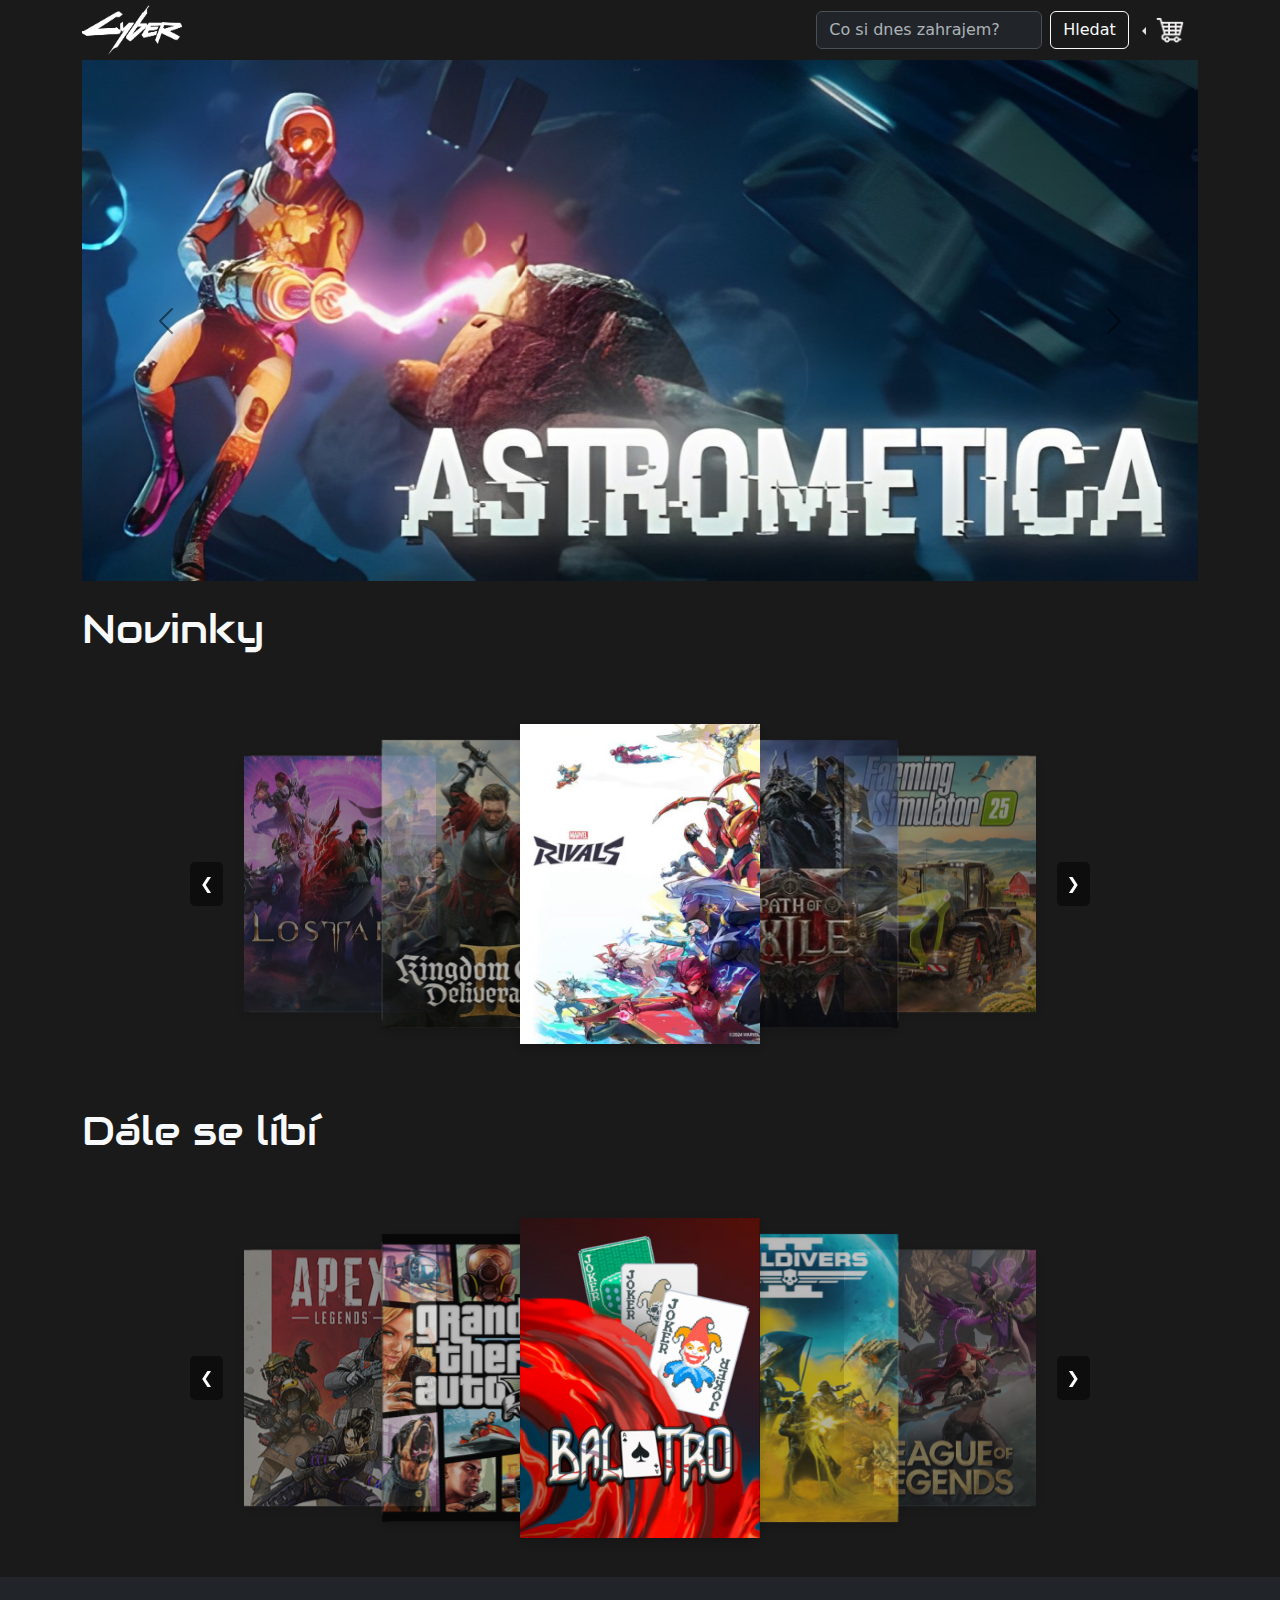
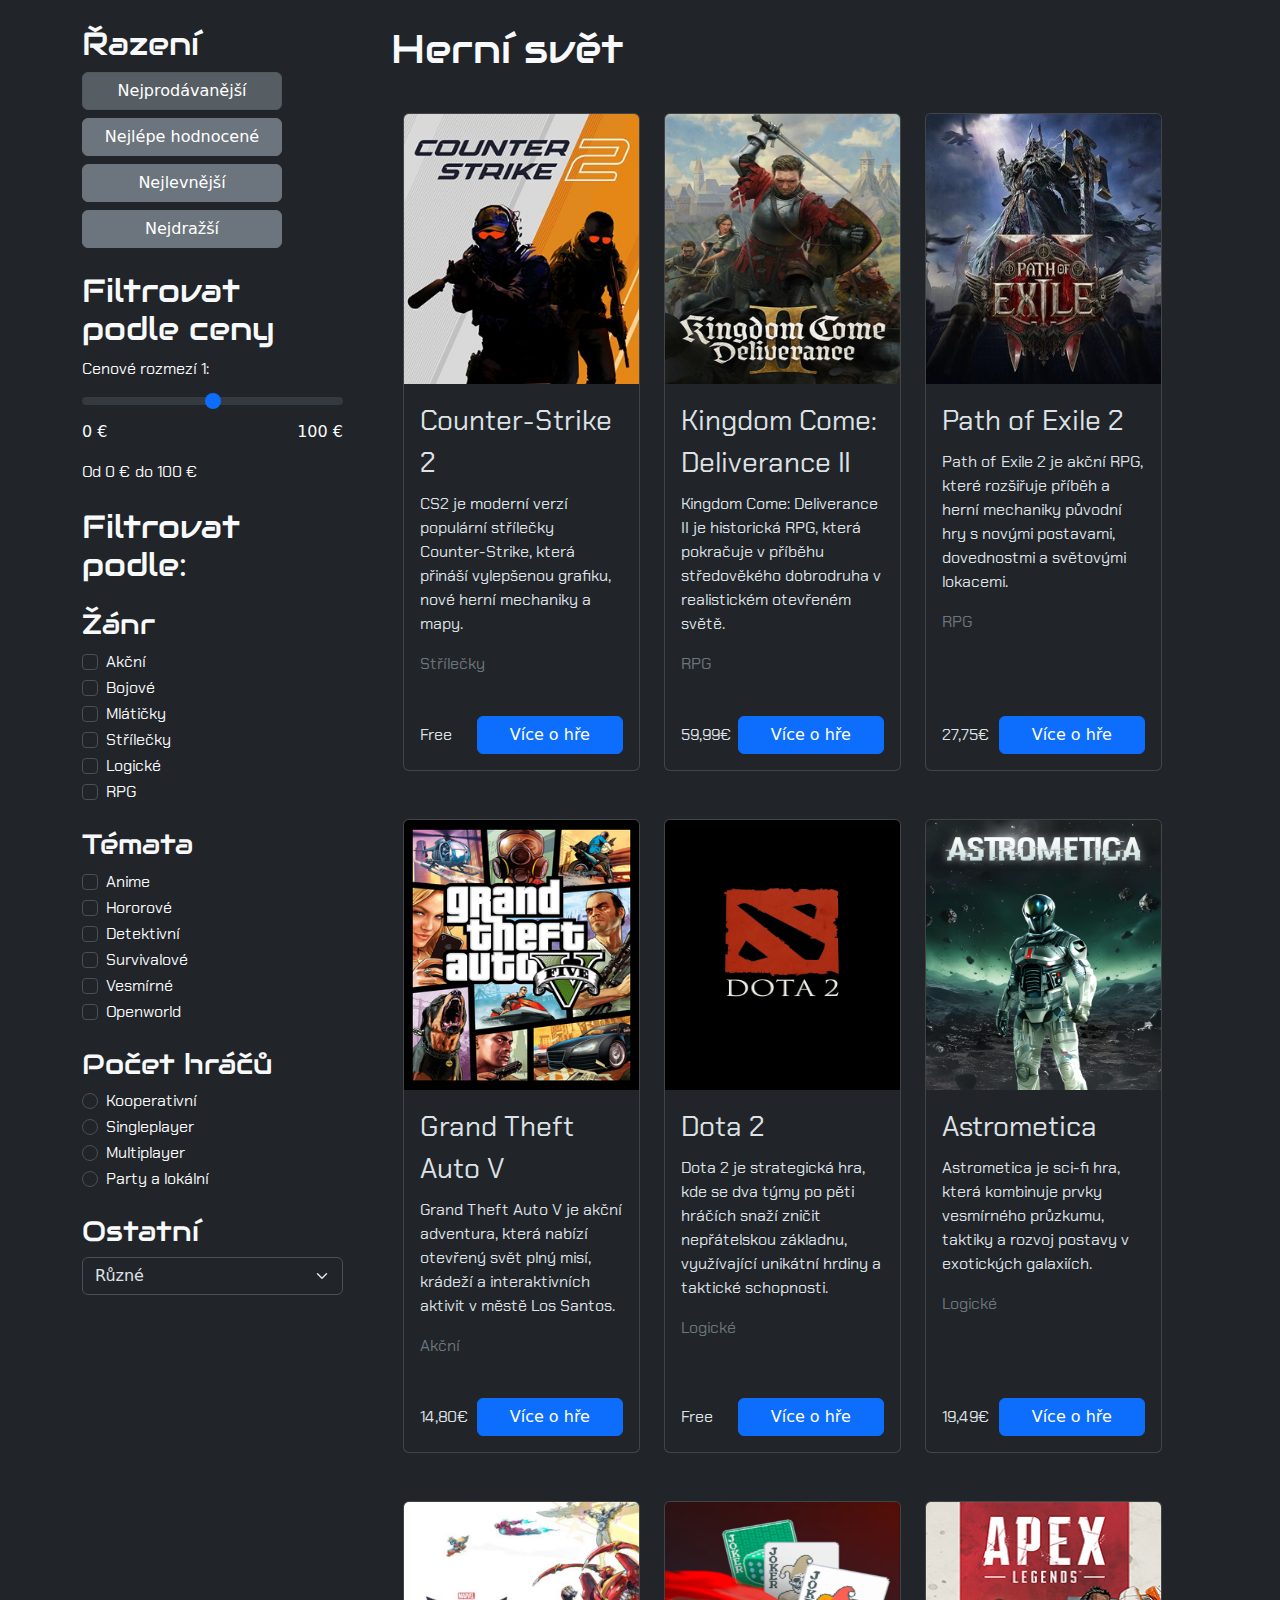
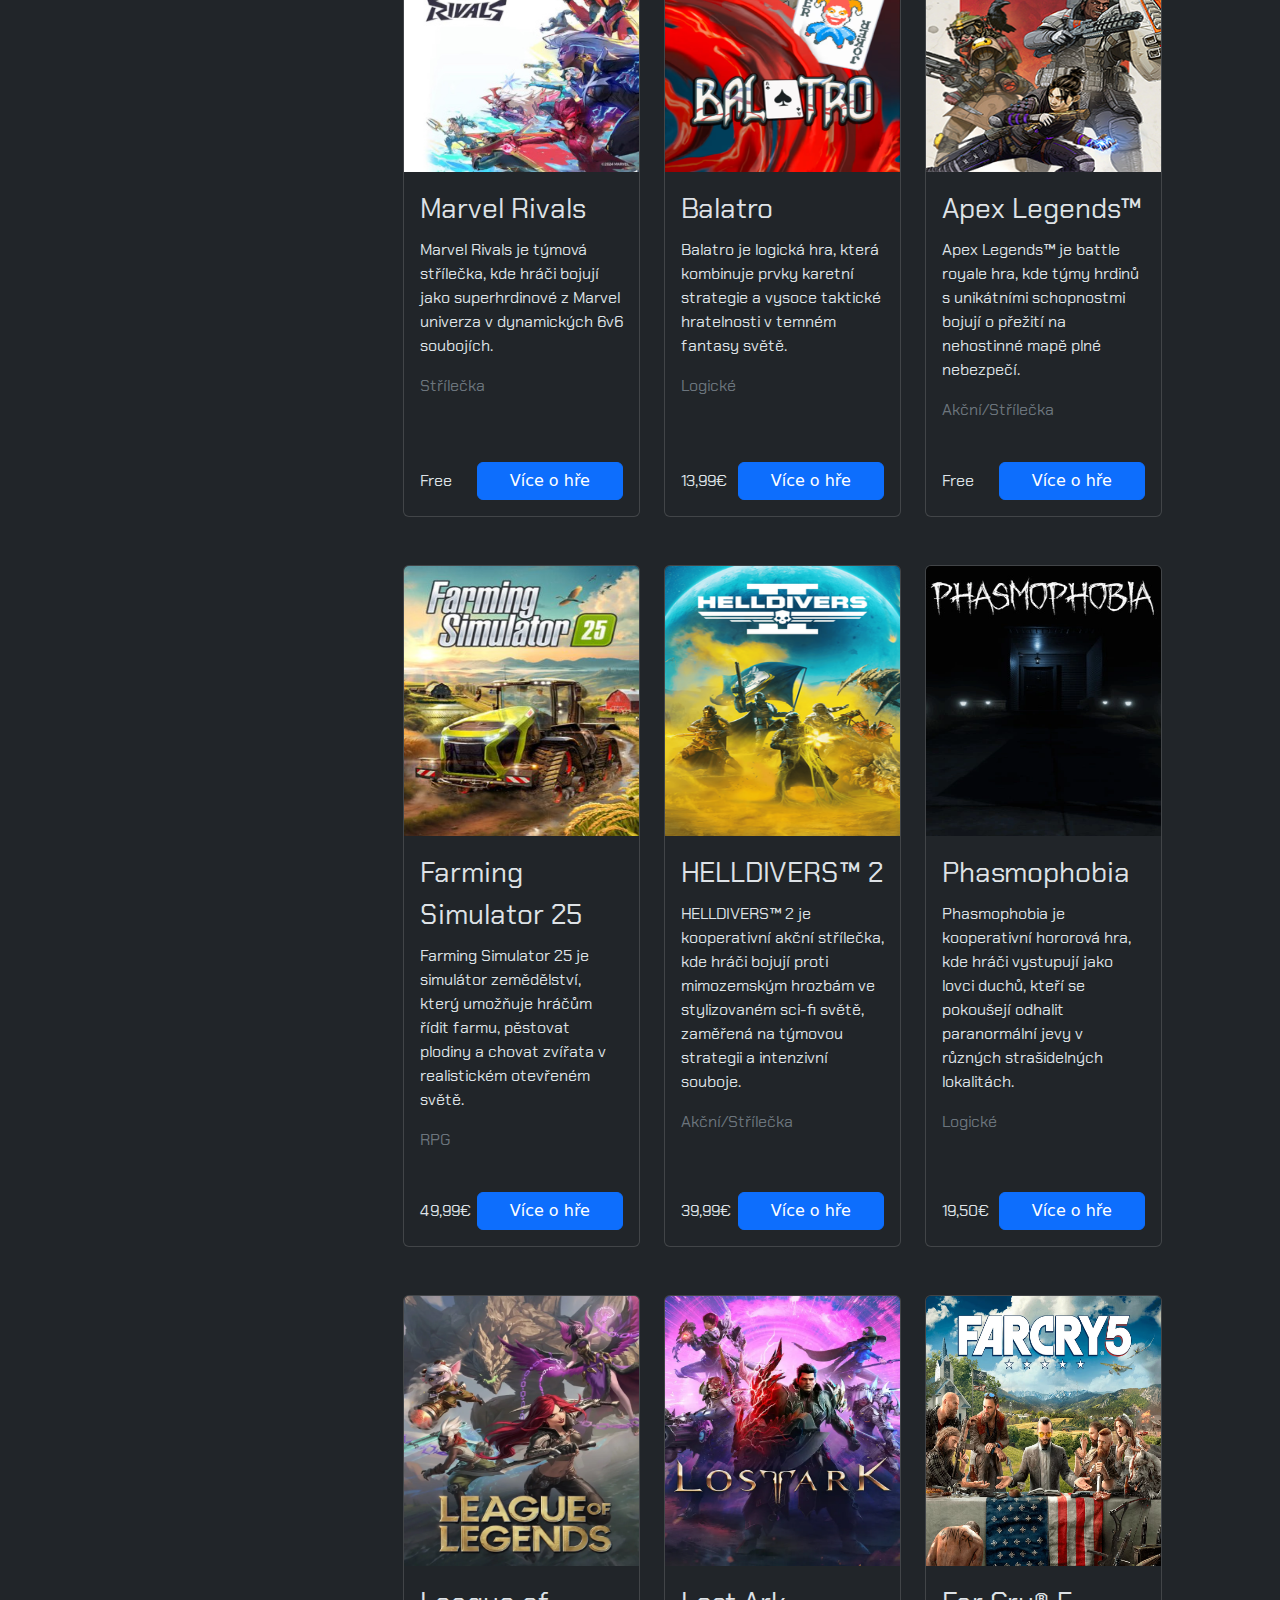
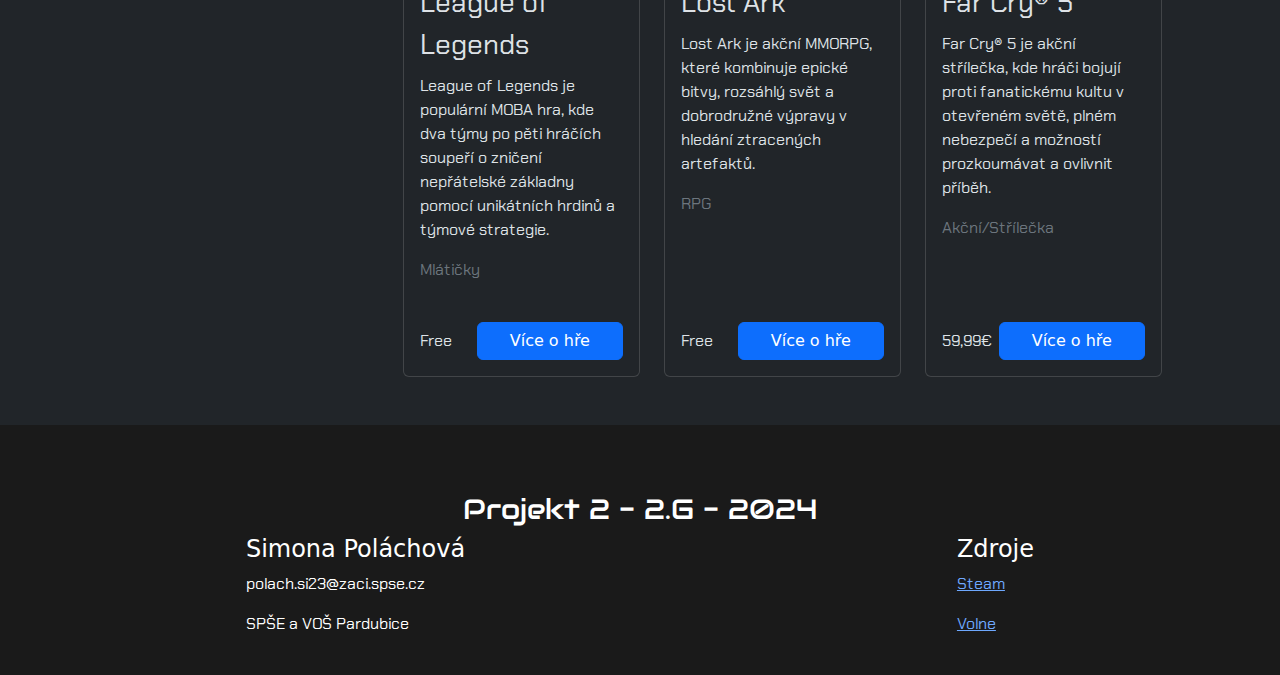
<file: index.html>
<!DOCTYPE html>
<html lang="cs" data-bs-theme="dark">

<head>
  <meta charset="UTF-8">
  <meta name="viewport" content="width=device-width, initial-scale=1.0">
  <link rel="stylesheet" href="styly.css" type="text/css">
  <link href="https://cdn.jsdelivr.net/npm/bootstrap@5.3.3/dist/css/bootstrap.min.css" rel="stylesheet"
    integrity="sha384-QWTKZyjpPEjISv5WaRU9OFeRpok6YctnYmDr5pNlyT2bRjXh0JMhjY6hW+ALEwIH" crossorigin="anonymous">
  <link href="https://fonts.googleapis.com/css2?family=Chakra+Petch:wght@400;600&display=swap" rel="stylesheet">
  <link href="https://fonts.googleapis.com/css2?family=Audiowide&display=swap" rel="stylesheet">
  <title>Cyber</title>
</head>

<body class="bg-dark text-light">
  <nav class="navbar navbar-dark navbar-expand-md text-light p-0 sticky-top">
    <div class="container">
      <a class="navbar-brand" href="index.html">
        <img src="images/logo.png" width="100" height="50" alt="logo">
      </a>
      <button class="navbar-toggler" type="button" data-bs-toggle="collapse" data-bs-target="#navbarSupportedContent"
        aria-controls="navbarSupportedContent" aria-expanded="false" aria-label="Toggle navigation">
        <span class="navbar-toggler-icon"></span>
      </button>
      <div class="collapse navbar-collapse" id="navbarSupportedContent" data-bs-theme="dark">
        <div class="dropdown d-md-none d-sm-block">
          <button class="btn dropdown-toggle" type="button" data-bs-toggle="dropdown" aria-expanded="false">
            <img src="images/white-shopping-cart-icon-png-19.jpg" alt="Dropdown Icon" class="img-fluid"
              style="max-width: 30px;">
          </button>
          <ul class="dropdown-menu p-4" style="width: 280px;">
            <h3>Váš košík</h3>
            <p>Máte 3 produkty v košíku</p>
            <hr class="my-2">
            <li>
              <div class="d-flex align-items-center my-2">
                <img src="images/cs2.jpg" width="35" height="60" class="mx-2" alt="cs2">
                <div>
                  <p class="mb-0">Counter-Strike 2</p>
                  <p class="mb-0"><span class="text-primary">Free</span></p>
                </div>
              </div>
            </li>
            <hr class="my-2">
            <li>
              <div class="d-flex align-items-center my-2">
                <img src="images/Helldivers2cover.png" width="35" height="60" class="mx-2" alt="hd">
                <div>
                  <p class="mb-0">HELLDIVERS™ 2</p>
                  <p class="mb-0"><span class="text-primary">39,99€</span></p>
                </div>
              </div>
            </li>
            <hr class="my-2">
            <li>
              <div class="d-flex align-items-center my-2">
                <img src="images/Phasmophobia.webp" width="35" height="60" class="mx-2" alt="phasma">
                <div>
                  <p class="mb-0">Phasmophobia</p>
                  <p class="mb-0"><span class="text-primary">19,50€</span></p>
                </div>
              </div>
            </li>
            <hr class="my-2">
            <li id="kosik_button" class="mt-4">
              <a class="text-light" href="kosik.html">Pokračovat do košíku -></a>
            </li>
          </ul>
        </div>

        <div class="d-sm-block d-md-none d-flex flex-column">
          <div id="cudliky1">
            <h2>Řazení</h2>
            <div class="d-flex flex-column align-items-center my-2">
              <input type="radio" class="btn-check" name="options1" id="option1-1" checked>
              <label class="btn btn-secondary" for="option1-1">Nejprodávanější</label>
            </div>
            <div class="d-flex flex-column align-items-center my-2">
              <input type="radio" class="btn-check" name="options1" id="option1-2">
              <label class="btn btn-secondary" for="option1-2">Nejlépe hodnocené</label>
            </div>
            <div class="d-flex flex-column align-items-center my-2">
              <input type="radio" class="btn-check" name="options1" id="option1-3">
              <label class="btn btn-secondary" for="option1-3">Nejlevnější</label>
            </div>
            <div class="d-flex flex-column align-items-center my-2">
              <input type="radio" class="btn-check" name="options1" id="option1-4">
              <label class="btn btn-secondary" for="option1-4">Nejdražší</label>
            </div>
          </div>

          <h2 class="my-2">Filtrovat podle ceny</h2>
          <form>
            <div class="mt-2">
              <div class="mb-3">
                <label for="priceRange2" class="form-label">Cenové rozmezí 2:</label>
                <input type="range" class="form-range" id="priceRange2" min="0" max="100" step="5"
                  oninput="updatePriceRange2(this.value)">
                <div class="d-flex justify-content-between">
                  <span>0 €</span>
                  <span>100 €</span>
                </div>
              </div>
              <p><span id="selectedRange2">Od 0 € do 100 €</span></p>
            </div>
          </form>

          <h2 class="my-4">Filtrovat podle: </h2>
          <div id="dalsi_cudliky1">
            <h3>Žánr</h3>
            <div class="form-check">
              <input class="form-check-input" type="checkbox" value="" id="flexCheckDefault">
              <label class="form-check-label" for="flexCheckDefault">Akční</label>
            </div>
            <div class="form-check">
              <input class="form-check-input" type="checkbox" value="" id="flexCheckDefault2">
              <label class="form-check-label" for="flexCheckDefault2">Bojové</label>
            </div>
            <div class="form-check">
              <input class="form-check-input" type="checkbox" value="" id="flexCheckDefault3">
              <label class="form-check-label" for="flexCheckDefault3">Mlátičky</label>
            </div>
            <div class="form-check">
              <input class="form-check-input" type="checkbox" value="" id="flexCheckDefault4">
              <label class="form-check-label" for="flexCheckDefault4">Střílečky</label>
            </div>
            <div class="form-check">
              <input class="form-check-input" type="checkbox" value="" id="flexCheckDefault5">
              <label class="form-check-label" for="flexCheckDefault5">Logické</label>
            </div>
            <div class="form-check">
              <input class="form-check-input" type="checkbox" value="" id="flexCheckDefault6">
              <label class="form-check-label" for="flexCheckDefault6">RPG</label>
            </div>

            <h3 class="mt-4">Témata</h3>
            <div class="form-check">
              <input class="form-check-input" type="checkbox" value="" id="flexCheckDefault7">
              <label class="form-check-label" for="flexCheckDefault7">Anime</label>
            </div>
            <div class="form-check">
              <input class="form-check-input" type="checkbox" value="" id="flexCheckDefault8">
              <label class="form-check-label" for="flexCheckDefault8">Hororové</label>
            </div>
            <div class="form-check">
              <input class="form-check-input" type="checkbox" value="" id="flexCheckDefault9">
              <label class="form-check-label" for="flexCheckDefault9">Detektivní</label>
            </div>
            <div class="form-check">
              <input class="form-check-input" type="checkbox" value="" id="flexCheckDefault10">
              <label class="form-check-label" for="flexCheckDefault10">Survivalové</label>
            </div>
            <div class="form-check">
              <input class="form-check-input" type="checkbox" value="" id="flexCheckDefault11">
              <label class="form-check-label" for="flexCheckDefault11">Vesmírné</label>
            </div>
            <div class="form-check">
              <input class="form-check-input" type="checkbox" value="" id="flexCheckDefault12">
              <label class="form-check-label" for="flexCheckDefault12">Openworld</label>
            </div>

            <h3 class="mt-4">Počet hráčů</h3>
            <div class="form-check">
              <input class="form-check-input" type="radio" name="flexRadioDefault" id="flexRadioDefault1">
              <label class="form-check-label" for="flexRadioDefault1">
                Kooperativní
              </label>
            </div>
            <div class="form-check">
              <input class="form-check-input" type="radio" name="flexRadioDefault" id="flexRadioDefault2">
              <label class="form-check-label" for="flexRadioDefault2">
                Multiplayer
              </label>
            </div>
            <div class="form-check">
              <input class="form-check-input" type="radio" name="flexRadioDefault" id="flexRadioDefault3">
              <label class="form-check-label" for="flexRadioDefault3">
                Singleplayer
              </label>
            </div>
            <div class="form-check">
              <input class="form-check-input" type="radio" name="flexRadioDefault" id="flexRadioDefault4">
              <label class="form-check-label" for="flexRadioDefault4">
                Party a lokální
              </label>
            </div>

            <h3 class="mt-4">Ostatní</h3>
            <select class="form-select mb-4" aria-label="Default select example">
              <option selected>Různé</option>
              <option value="1">Free to play</option>
              <option value="2">Demoverze</option>
              <option value="3">VR</option>
            </select>
          </div>
        </div>

        <form class="d-flex d-none d-md-flex ms-auto" role="search">
          <input class="form-control me-2" type="search" placeholder="Co si dnes zahrajem?" aria-label="Search">
          <button class="btn btn-outline-light" type="submit">Hledat</button>
        </form>
        <div class="dropstart d-none d-md-block">
          <button class="btn dropdown-toggle" type="button" data-bs-toggle="dropdown" aria-expanded="false">
            <img src="images/white-shopping-cart-icon-png-19.jpg" alt="Dropdown Icon" class="img-fluid"
              style="max-width: 30px;">
          </button>
          <ul class="dropdown-menu p-4" style="width: 280px;">
            <h3>Váš košík</h3>
            <p>Máte 3 produkty v košíku</p>
            <hr class="my-2">
            <li>
              <div class="d-flex align-items-center my-2">
                <img src="images/cs2.jpg" width="35" height="60" class="mx-2" alt="cs">
                <div>
                  <p class="mb-0">Counter-Strike 2</p>
                  <p class="mb-0"><span class="text-primary">Free</span></p>
                </div>
              </div>
            </li>
            <hr class="my-2">
            <li>
              <div class="d-flex align-items-center my-2">
                <img src="images/Helldivers2cover.png" width="35" height="60" class="mx-2" alt="hd">
                <div>
                  <p class="mb-0">HELLDIVERS™ 2</p>
                  <p class="mb-0"><span class="text-primary">39,99€</span></p>
                </div>
              </div>
            </li>
            <hr class="my-2">
            <li>
              <div class="d-flex align-items-center my-2">
                <img src="images/Phasmophobia.webp" width="35" height="60" class="mx-2" alt="phasma">
                <div>
                  <p class="mb-0">Phasmophobia</p>
                  <p class="mb-0"><span class="text-primary">19,50€</span></p>
                </div>
              </div>
            </li>
            <hr class="my-2">
            <li id="kosik_button2" class="mt-4">
              <a class="text-light" href="kosik.html">Pokračovat do košíku -></a>
            </li>
          </ul>
        </div>
      </div>
    </div>
  </nav>
  <header>
    <div class="container">
      <div id="carouselExampleAutoplaying" class="carousel slide carousel-fade" data-bs-ride="carousel">
        <div class="carousel-inner">
          <div class="carousel-item active">
            <img src="images/astrometica.jpg" class="d-block w-100" alt="...">
          </div>
          <div class="carousel-item">
            <img src="images/marvel_rivals.jpg" class="d-block w-100" alt="...">
          </div>
          <div class="carousel-item">
            <img src="images/pathofexile.jpg" class="d-block w-100" alt="...">
          </div>
        </div>
        <button class="carousel-control-prev" type="button" data-bs-target="#carouselExampleAutoplaying"
          data-bs-slide="prev">
          <span class="carousel-control-prev-icon" aria-hidden="true"></span>
          <span class="visually-hidden">Previous</span>
        </button>
        <button class="carousel-control-next" type="button" data-bs-target="#carouselExampleAutoplaying"
          data-bs-slide="next">
          <span class="carousel-control-next-icon" aria-hidden="true"></span>
          <span class="visually-hidden">Next</span>
        </button>
      </div>
    </div>
  </header>

  <section class="novinky d-none d-md-block">
    <div class="container">
      <h2 class="py-4">Novinky</h2>
      <div class="d-flex flex-column align-items-center">
        <div class="custom-carousel my-4" id="carousel1">
          <div class="custom-carousel-track">
            <div class="custom-carousel-item">
              <a href="https://store.steampowered.com/app/2767030/Marvel_Rivals/">
                <img src="images/Marvel_Rivals_cover_art.jpg" alt="Image 1">
              </a>
            </div>
            <div class="custom-carousel-item">
              <a href="https://store.steampowered.com/app/2694490/Path_of_Exile_2/">
                <img src="images/Path_of_Exile_2_cover_art.jpg" alt="Image 2">
              </a>
            </div>
            <div class="custom-carousel-item">
              <a href="https://store.steampowered.com/app/2300320/Farming_Simulator_25/">
                <img src="images/fs25.jpg" alt="Image 3">
              </a>
            </div>
            <div class="custom-carousel-item">
              <a href="https://store.steampowered.com/app/1599340/Lost_Ark/">
                <img src="images/lostark.webp" alt="Image 4">
              </a>
            </div>
            <div class="custom-carousel-item">
              <a href="https://store.steampowered.com/app/1771300/Kingdom_Come_Deliverance_II/">
                <img src="images/Kingdom_Come_Deliverance_II.jpg" alt="Image 5">
              </a>
            </div>
          </div>
          <div class="custom-carousel-buttons">
            <button class="custom-carousel-button prev">&#10094;</button>
            <button class="custom-carousel-button next">&#10095;</button>
          </div>
        </div>
      </div>

      <h2 class="my-4">Dále se líbí</h2>
      <div class="d-flex flex-column align-items-center mb-5">
        <div class="custom-carousel my-4" id="carousel2">
          <div class="custom-carousel-track">
            <div class="custom-carousel-item">
              <a href="https://store.steampowered.com/app/2379780/Balatro/">
                <img src="images/balatro.avif" alt="Image 6">
              </a>
            </div>
            <div class="custom-carousel-item">
              <a href="https://store.steampowered.com/app/553850/HELLDIVERS_2/">
                <img src="images/Helldivers2cover.png" alt="Image 7">
              </a>
            </div>
            <div class="custom-carousel-item">
              <a href="https://www.leagueoflegends.com/cs-cz/">
                <img src="images/leagueoflegends.webp" alt="Image 8">
              </a>
            </div>
            <div class="custom-carousel-item">
              <a href="https://store.steampowered.com/app/1172470/Apex_Legends/">
                <img src="images/Apex_legends_cover.jpg" alt="Image 9">
              </a>
            </div>
            <div class="custom-carousel-item">
              <a href="https://store.steampowered.com/app/271590/Grand_Theft_Auto_V/">
                <img src="images/Grand_Theft_Auto_V.png" alt="Image 10">
              </a>
            </div>
          </div>
          <div class="custom-carousel-buttons">
            <button class="custom-carousel-button prev">&#10094;</button>
            <button class="custom-carousel-button next">&#10095;</button>
          </div>
        </div>
      </div>
    </div>
  </section>

  <section class="shop">
    <div class="container">
      <div class="row my-4">
        <div class="col-md-3 d-none d-md-block">
          <div id="cudliky2">
            <div class="mb-4">
              <h2>Řazení</h2>
              <div class="my-2">
                <input type="radio" class="btn-check" name="options" id="option1" checked>
                <label class="btn btn-secondary" for="option1">Nejprodávanější</label>
              </div>
              <div class="my-2">
                <input type="radio" class="btn-check" name="options" id="option2">
                <label class="btn btn-secondary" for="option2">Nejlépe hodnocené</label>
              </div>
              <div class="my-2">
                <input type="radio" class="btn-check" name="options" id="option3">
                <label class="btn btn-secondary" for="option3">Nejlevnější</label>
              </div>
              <div class="my-2">
                <input type="radio" class="btn-check" name="options" id="option4">
                <label class="btn btn-secondary" for="option4">Nejdražší</label>
              </div>
            </div>
          </div>

          <div class="my-4">
            <h2>Filtrovat podle ceny</h2>
            <form>
              <div class="mt-2">
                <div class="mb-3">
                  <label for="priceRange1" class="form-label">Cenové rozmezí 1:</label>
                  <input type="range" class="form-range" id="priceRange1" min="0" max="100" step="5"
                    oninput="updatePriceRange1(this.value)">
                  <div class="d-flex justify-content-between">
                    <span>0 €</span>
                    <span>100 €</span>
                  </div>
                </div>
                <p><span id="selectedRange1">Od 0 € do 100 €</span></p>
              </div>
            </form>
          </div>

          <div class="my-4">
            <h2 class="my-4">Filtrovat podle: </h2>
            <div id="dalsi_cudliky2">
              <h3>Žánr</h3>
              <div class="form-check">
                <input class="form-check-input" type="checkbox" value="" id="flexCheckDefault13">
                <label class="form-check-label" for="flexCheckDefault">Akční</label>
              </div>
              <div class="form-check">
                <input class="form-check-input" type="checkbox" value="" id="flexCheckDefault14">
                <label class="form-check-label" for="flexCheckDefault">Bojové</label>
              </div>
              <div class="form-check">
                <input class="form-check-input" type="checkbox" value="" id="flexCheckDefault15">
                <label class="form-check-label" for="flexCheckDefault">Mlátičky</label>
              </div>
              <div class="form-check">
                <input class="form-check-input" type="checkbox" value="" id="flexCheckDefault16">
                <label class="form-check-label" for="flexCheckDefault">Střílečky</label>
              </div>
              <div class="form-check">
                <input class="form-check-input" type="checkbox" value="" id="flexCheckDefault17">
                <label class="form-check-label" for="flexCheckDefault">Logické</label>
              </div>
              <div class="form-check">
                <input class="form-check-input" type="checkbox" value="" id="flexCheckDefault18">
                <label class="form-check-label" for="flexCheckDefault">RPG</label>
              </div>
            </div>
          </div>

          <div class="my-4">
            <h3>Témata</h3>
            <div class="form-check">
              <input class="form-check-input" type="checkbox" value="" id="flexCheckDefault19">
              <label class="form-check-label" for="flexCheckDefault">Anime</label>
            </div>
            <div class="form-check">
              <input class="form-check-input" type="checkbox" value="" id="flexCheckDefault20">
              <label class="form-check-label" for="flexCheckDefault">Hororové</label>
            </div>
            <div class="form-check">
              <input class="form-check-input" type="checkbox" value="" id="flexCheckDefault21">
              <label class="form-check-label" for="flexCheckDefault">Detektivní</label>
            </div>
            <div class="form-check">
              <input class="form-check-input" type="checkbox" value="" id="flexCheckDefault22">
              <label class="form-check-label" for="flexCheckDefault">Survivalové</label>
            </div>
            <div class="form-check">
              <input class="form-check-input" type="checkbox" value="" id="flexCheckDefault23">
              <label class="form-check-label" for="flexCheckDefault">Vesmírné</label>
            </div>
            <div class="form-check">
              <input class="form-check-input" type="checkbox" value="" id="flexCheckDefault24">
              <label class="form-check-label" for="flexCheckDefault">Openworld</label>
            </div>
          </div>

          <div class="my-4">
            <h3>Počet hráčů</h3>
            <div class="form-check">
              <input class="form-check-input" type="radio" name="flexRadioDefault" id="flexRadioDefault5">
              <label class="form-check-label" for="flexRadioDefault1">
                Kooperativní
              </label>
            </div>
            <div class="form-check">
              <input class="form-check-input" type="radio" name="flexRadioDefault" id="flexRadioDefault6">
              <label class="form-check-label" for="flexRadioDefault1">
                Singleplayer
              </label>
            </div>
            <div class="form-check">
              <input class="form-check-input" type="radio" name="flexRadioDefault" id="flexRadioDefault7">
              <label class="form-check-label" for="flexRadioDefault1">
                Multiplayer
              </label>
            </div>
            <div class="form-check">
              <input class="form-check-input" type="radio" name="flexRadioDefault" id="flexRadioDefault8">
              <label class="form-check-label" for="flexRadioDefault1">
                Party a lokální
              </label>
            </div>
          </div>

          <div>
            <h3>Ostatní</h3>
            <select class="form-select" aria-label="Default select example">
              <option selected>Různé</option>
              <option value="1">Free to play</option>
              <option value="2">Demoverze</option>
              <option value="3">VR</option>
            </select>
          </div>
        </div>

        <div class="col-md-9">
          <h1 class="mb-3 ms-4">Herní svět</h1>
          <div class="karta">
            <div class="row mx-4">
              <div class="col-md-6 col-lg-4 d-flex my-4">
                <div class="card mb-4 h-100 w-100">
                  <img src="images/cs2.jpg" class="card-img-top" alt="...">
                  <div class="card-body d-flex flex-column">
                    <p class="card-title fs-3">Counter-Strike 2</p>
                    <p class="card-text d-none d-lg-block">CS2 je moderní verzí populární střílečky Counter-Strike,
                      která
                      přináší vylepšenou grafiku, nové herní mechaniky a mapy.</p>
                    <p class="text-secondary">Střílečky</p>
                    <div class="row mt-auto">
                      <div class="col-md-3 d-flex align-items-center">
                        <p class="m-0">Free</p>
                      </div>
                      <div class="col-md-9"><a href="detail.html" class="btn btn-primary w-100">Více o hře</a></div>
                    </div>
                  </div>
                </div>
              </div>

              <div class="col-md-6 col-lg-4 d-flex my-4">
                <div class="card mb-4 h-100 w-100">
                  <img src="images/Kingdom_Come_Deliverance_II.jpg" class="card-img-top" alt="...">
                  <div class="card-body d-flex flex-column">
                    <p class="card-title fs-3">Kingdom Come: Deliverance II</p>
                    <p class="card-text d-none d-lg-block">Kingdom Come: Deliverance II je historická RPG, která
                      pokračuje
                      v příběhu středověkého dobrodruha v realistickém otevřeném světě.</p>
                    <p class="text-secondary">RPG</p>
                    <div class="row mt-auto">
                      <div class="col-md-3 d-flex align-items-center">
                        <p class="m-0">59,99€</p>
                      </div>
                      <div class="col-md-9"><a href="#" class="btn btn-primary w-100">Více o hře</a></div>
                    </div>
                  </div>
                </div>
              </div>

              <div class="col-md-6 col-lg-4 d-flex my-4">
                <div class="card mb-4 h-100 w-100">
                  <img src="images/Path_of_Exile_2_cover_art.jpg" class="card-img-top" alt="...">
                  <div class="card-body d-flex flex-column">
                    <p class="card-title fs-3">Path of Exile 2</p>
                    <p class="card-text d-none d-lg-block">Path of Exile 2 je akční RPG, které rozšiřuje příběh a herní
                      mechaniky původní hry s novými postavami, dovednostmi a světovými lokacemi.</p>
                    <p class="text-secondary">RPG</p>
                    <div class="row mt-auto">
                      <div class="col-md-3 d-flex align-items-center">
                        <p class="m-0">27,75€</p>
                      </div>
                      <div class="col-md-9"><a href="#" class="btn btn-primary w-100">Více o hře</a></div>
                    </div>
                  </div>
                </div>
              </div>

              <div class="col-md-6 col-lg-4 d-flex my-4">
                <div class="card mb-4 h-100 w-100">
                  <img src="images/Grand_Theft_Auto_V.png" class="card-img-top" alt="...">
                  <div class="card-body d-flex flex-column">
                    <p class="card-title fs-3">Grand Theft Auto V</p>
                    <p class="card-text d-none d-lg-block">Grand Theft Auto V je akční adventura, která nabízí otevřený
                      svět plný misí, krádeží a interaktivních aktivit v městě Los Santos.</p>
                    <p class="text-secondary">Akční</p>
                    <div class="row mt-auto">
                      <div class="col-md-3 d-flex align-items-center">
                        <p class="m-0">14,80€</p>
                      </div>
                      <div class="col-md-9"><a href="#" class="btn btn-primary w-100">Více o hře</a></div>
                    </div>
                  </div>
                </div>
              </div>

              <div class="col-md-6 col-lg-4 d-flex my-4">
                <div class="card mb-4 h-100 w-100">
                  <img src="images/d2.jpg" class="card-img-top" alt="...">
                  <div class="card-body d-flex flex-column">
                    <p class="card-title fs-3">Dota 2</p>
                    <p class="card-text d-none d-lg-block">Dota 2 je strategická hra, kde se dva týmy po pěti hráčích
                      snaží zničit nepřátelskou základnu, využívající unikátní hrdiny a taktické schopnosti.</p>
                    <p class="text-secondary">Logické</p>
                    <div class="row mt-auto">
                      <div class="col-md-3 d-flex align-items-center">
                        <p class="m-0">Free</p>
                      </div>
                      <div class="col-md-9"><a href="#" class="btn btn-primary w-100">Více o hře</a></div>
                    </div>
                  </div>
                </div>
              </div>

              <div class="col-md-6 col-lg-4 d-flex my-4">
                <div class="card mb-4 h-100 w-100">
                  <img src="images/astrometica-16u80.jpg" class="card-img-top" alt="...">
                  <div class="card-body d-flex flex-column">
                    <p class="card-title fs-3">Astrometica</p>
                    <p class="card-text d-none d-lg-block">Astrometica je sci-fi hra, která kombinuje prvky vesmírného
                      průzkumu, taktiky a rozvoj postavy v exotických galaxiích.</p>
                    <p class="text-secondary">Logické</p>
                    <div class="row mt-auto">
                      <div class="col-md-3 d-flex align-items-center">
                        <p class="m-0">19,49€</p>
                      </div>
                      <div class="col-md-9"><a href="#" class="btn btn-primary w-100">Více o hře</a></div>
                    </div>
                  </div>
                </div>
              </div>

              <div class="col-md-6 col-lg-4 d-flex my-4">
                <div class="card mb-4 h-100 w-100">
                  <img src="images/Marvel_Rivals_cover_art.jpg" class="card-img-top" alt="...">
                  <div class="card-body d-flex flex-column">
                    <p class="card-title fs-3">Marvel Rivals</p>
                    <p class="card-text d-none d-lg-block">Marvel Rivals je týmová střílečka, kde hráči bojují jako
                      superhrdinové z Marvel univerza v dynamických 6v6 soubojích.</p>
                    <p class="text-secondary">Střílečka</p>
                    <div class="row mt-auto">
                      <div class="col-md-3 d-flex align-items-center">
                        <p class="m-0">Free</p>
                      </div>
                      <div class="col-md-9"><a href="#" class="btn btn-primary w-100">Více o hře</a></div>
                    </div>
                  </div>
                </div>
              </div>

              <div class="col-md-6 col-lg-4 d-flex my-4">
                <div class="card mb-4 h-100 w-100">
                  <img src="images/balatro.avif" class="card-img-top" alt="...">
                  <div class="card-body d-flex flex-column">
                    <p class="card-title fs-3">Balatro</p>
                    <p class="card-text d-none d-lg-block">Balatro je logická hra, která kombinuje prvky karetní
                      strategie
                      a vysoce taktické hratelnosti v temném fantasy světě.</p>
                    <p class="text-secondary">Logické</p>
                    <div class="row mt-auto">
                      <div class="col-md-3 d-flex align-items-center">
                        <p class="m-0">13,99€</p>
                      </div>
                      <div class="col-md-9"><a href="#" class="btn btn-primary w-100">Více o hře</a></div>
                    </div>
                  </div>
                </div>
              </div>

              <div class="col-md-6 col-lg-4 d-flex my-4">
                <div class="card mb-4 h-100 w-100">
                  <img src="images/Apex_legends_cover.jpg" class="card-img-top" alt="...">
                  <div class="card-body d-flex flex-column">
                    <p class="card-title fs-3">Apex Legends™</p>
                    <p class="card-text d-none d-lg-block">Apex Legends™ je battle royale hra, kde týmy hrdinů s
                      unikátními schopnostmi bojují o přežití na nehostinné mapě plné nebezpečí.</p>
                    <p class="text-secondary">Akční/Střílečka</p>
                    <div class="row mt-auto">
                      <div class="col-md-3 d-flex align-items-center">
                        <p class="m-0">Free</p>
                      </div>
                      <div class="col-md-9"><a href="#" class="btn btn-primary w-100">Více o hře</a></div>
                    </div>
                  </div>
                </div>
              </div>

              <div class="col-md-6 col-lg-4 d-flex my-4">
                <div class="card mb-4 h-100 w-100">
                  <img src="images/fs25.jpg" class="card-img-top" alt="...">
                  <div class="card-body d-flex flex-column">
                    <p class="card-title fs-3">Farming Simulator 25</p>
                    <p class="card-text d-none d-lg-block">Farming Simulator 25 je simulátor zemědělství, který umožňuje
                      hráčům řídit farmu, pěstovat plodiny a chovat zvířata v realistickém otevřeném světě.</p>
                    <p class="text-secondary">RPG</p>
                    <div class="row mt-auto">
                      <div class="col-md-3 d-flex align-items-center">
                        <p class="m-0">49,99€</p>
                      </div>
                      <div class="col-md-9"><a href="#" class="btn btn-primary w-100">Více o hře</a></div>
                    </div>
                  </div>
                </div>
              </div>

              <div class="col-md-6 col-lg-4 d-flex my-4">
                <div class="card mb-4 h-100 w-100">
                  <img src="images/Helldivers2cover.png" class="card-img-top" alt="...">
                  <div class="card-body d-flex flex-column">
                    <p class="card-title fs-3">HELLDIVERS™ 2</p>
                    <p class="card-text d-none d-lg-block">HELLDIVERS™ 2 je kooperativní akční střílečka, kde hráči
                      bojují
                      proti mimozemským hrozbám ve stylizovaném sci-fi světě, zaměřená na týmovou strategii a intenzivní
                      souboje.</p>
                    <p class="text-secondary">Akční/Střílečka</p>
                    <div class="row mt-auto">
                      <div class="col-md-3 d-flex align-items-center">
                        <p class="m-0">39,99€</p>
                      </div>
                      <div class="col-md-9"><a href="#" class="btn btn-primary w-100">Více o hře</a></div>
                    </div>
                  </div>
                </div>
              </div>

              <div class="col-md-6 col-lg-4 d-flex my-4">
                <div class="card mb-4 h-100 w-100">
                  <img src="images/Phasmophobia.webp" class="card-img-top" alt="...">
                  <div class="card-body d-flex flex-column">
                    <p class="card-title fs-3">Phasmophobia</p>
                    <p class="card-text d-none d-lg-block">Phasmophobia je kooperativní hororová hra, kde hráči
                      vystupují
                      jako lovci duchů, kteří se pokoušejí odhalit paranormální jevy v různých strašidelných lokalitách.
                    </p>
                    <p class="text-secondary">Logické</p>
                    <div class="row mt-auto">
                      <div class="col-md-3 d-flex align-items-center">
                        <p class="m-0">19,50€</p>
                      </div>
                      <div class="col-md-9"><a href="#" class="btn btn-primary w-100">Více o hře</a></div>
                    </div>
                  </div>
                </div>
              </div>

              <div class="col-md-6 col-lg-4 d-flex my-4">
                <div class="card mb-4 h-100 w-100">
                  <img src="images/leagueoflegends.webp" class="card-img-top" alt="...">
                  <div class="card-body d-flex flex-column">
                    <p class="card-title fs-3">League of Legends</p>
                    <p class="card-text d-none d-lg-block">League of Legends je populární MOBA hra, kde dva týmy po pěti
                      hráčích soupeří o zničení nepřátelské základny pomocí unikátních hrdinů a týmové strategie.</p>
                    <p class="text-secondary">Mlátičky</p>
                    <div class="row mt-auto">
                      <div class="col-md-3 d-flex align-items-center">
                        <p class="m-0">Free</p>
                      </div>
                      <div class="col-md-9"><a href="#" class="btn btn-primary w-100">Více o hře</a></div>
                    </div>
                  </div>
                </div>
              </div>

              <div class="col-md-6 col-lg-4 d-flex my-4">
                <div class="card mb-4 h-100 w-100">
                  <img src="images/lostark.webp" class="card-img-top" alt="...">
                  <div class="card-body d-flex flex-column">
                    <p class="card-title fs-3">Lost Ark</p>
                    <p class="card-text d-none d-lg-block">Lost Ark je akční MMORPG, které kombinuje epické bitvy,
                      rozsáhlý svět a dobrodružné výpravy v hledání ztracených artefaktů.</p>
                    <p class="text-secondary">RPG</p>
                    <div class="row mt-auto">
                      <div class="col-md-3 d-flex align-items-center">
                        <p class="m-0">Free</p>
                      </div>
                      <div class="col-md-9"><a href="#" class="btn btn-primary w-100">Více o hře</a></div>
                    </div>
                  </div>
                </div>
              </div>

              <div class="col-md-6 col-lg-4 d-flex my-4">
                <div class="card mb-4 h-100 w-100">
                  <img src="images/fc5.avif" class="card-img-top" alt="...">
                  <div class="card-body d-flex flex-column">
                    <p class="card-title fs-3">Far Cry® 5</p>
                    <p class="card-text d-none d-lg-block">Far Cry® 5 je akční střílečka, kde hráči bojují proti
                      fanatickému kultu v otevřeném světě, plném nebezpečí a možností prozkoumávat a ovlivnit příběh.
                    </p>
                    <p class="text-secondary">Akční/Střílečka</p>
                    <div class="row mt-auto">
                      <div class="col-md-3 d-flex align-items-center">
                        <p class="m-0">59,99€</p>
                      </div>
                      <div class="col-md-9"><a href="#" class="btn btn-primary w-100">Více o hře</a></div>
                    </div>
                  </div>
                </div>
              </div>
            </div>
          </div>
        </div>
      </div>
    </div>
  </section>


  <footer class="pt-5">
    <h3>Projekt 2 - 2.G - 2024</h3>
    <div class="texty">
      <article>
        <h4>Simona Poláchová</h4>
        <p>polach.si23@zaci.spse.cz</p>
        <p>SPŠE a VOŠ Pardubice</p>
      </article>
      <article class="zdroje">
        <h4>Zdroje</h4>
        <a href="https://store.steampowered.com/explore/new/">
          <p>Steam</p>
        </a>
        <a href="">
          <p>Volne</p>
        </a>
      </article>
    </div>
  </footer>

  <script>
    function updatePriceRange1(value) {
      document.getElementById('selectedRange1').textContent = `Od 0 € do ${value} €`;
    }

    // Funkce pro druhé cenové rozmezí
    function updatePriceRange2(value) {
      document.getElementById('selectedRange2').textContent = `Od 0 € do ${value} €`;
    }
  </script>

  <script>
    function initializeCarousel(carouselId) {
      const carousel = document.getElementById(carouselId);
      const track = carousel.querySelector('.custom-carousel-track');
      const items = Array.from(track.children);
      const prevButton = carousel.querySelector('.prev');
      const nextButton = carousel.querySelector('.next');

      let currentIndex = 0;

      function updateCarousel() {
        const totalItems = items.length;

        items.forEach((item, index) => {
          const offset = (index - currentIndex + totalItems) % totalItems;

          if (offset === 0) {
            item.style.transform = `translateX(0) scale(1)`;
            item.style.opacity = "1";
            item.style.zIndex = "3";
          } else if (offset === 1 || offset === totalItems - 1) {
            item.style.transform = `translateX(${offset === 1 ? 150 : -150}px) scale(0.9)`;
            item.style.opacity = "0.7";
            item.style.zIndex = "2";
          } else if (offset === 2 || offset === totalItems - 2) {
            item.style.transform = `translateX(${offset === 2 ? 300 : -300}px) scale(0.8)`;
            item.style.opacity = "0.5";
            item.style.zIndex = "1";
          } else {
            item.style.transform = `translateX(${offset * 150}px) scale(0.7)`;
            item.style.opacity = "0.3";
            item.style.zIndex = "0";
          }
        });
      }

      prevButton.addEventListener('click', () => {
        currentIndex = (currentIndex - 1 + items.length) % items.length;
        updateCarousel();
      });

      nextButton.addEventListener('click', () => {
        currentIndex = (currentIndex + 1) % items.length;
        updateCarousel();
      });

      updateCarousel();
    }

    initializeCarousel('carousel1');
    initializeCarousel('carousel2');
  </script>

  <script src="https://cdn.jsdelivr.net/npm/bootstrap@5.3.3/dist/js/bootstrap.bundle.min.js"
    integrity="sha384-YvpcrYf0tY3lHB60NNkmXc5s9fDVZLESaAA55NDzOxhy9GkcIdslK1eN7N6jIeHz"
    crossorigin="anonymous"></script>
</body>

</html>
</file>
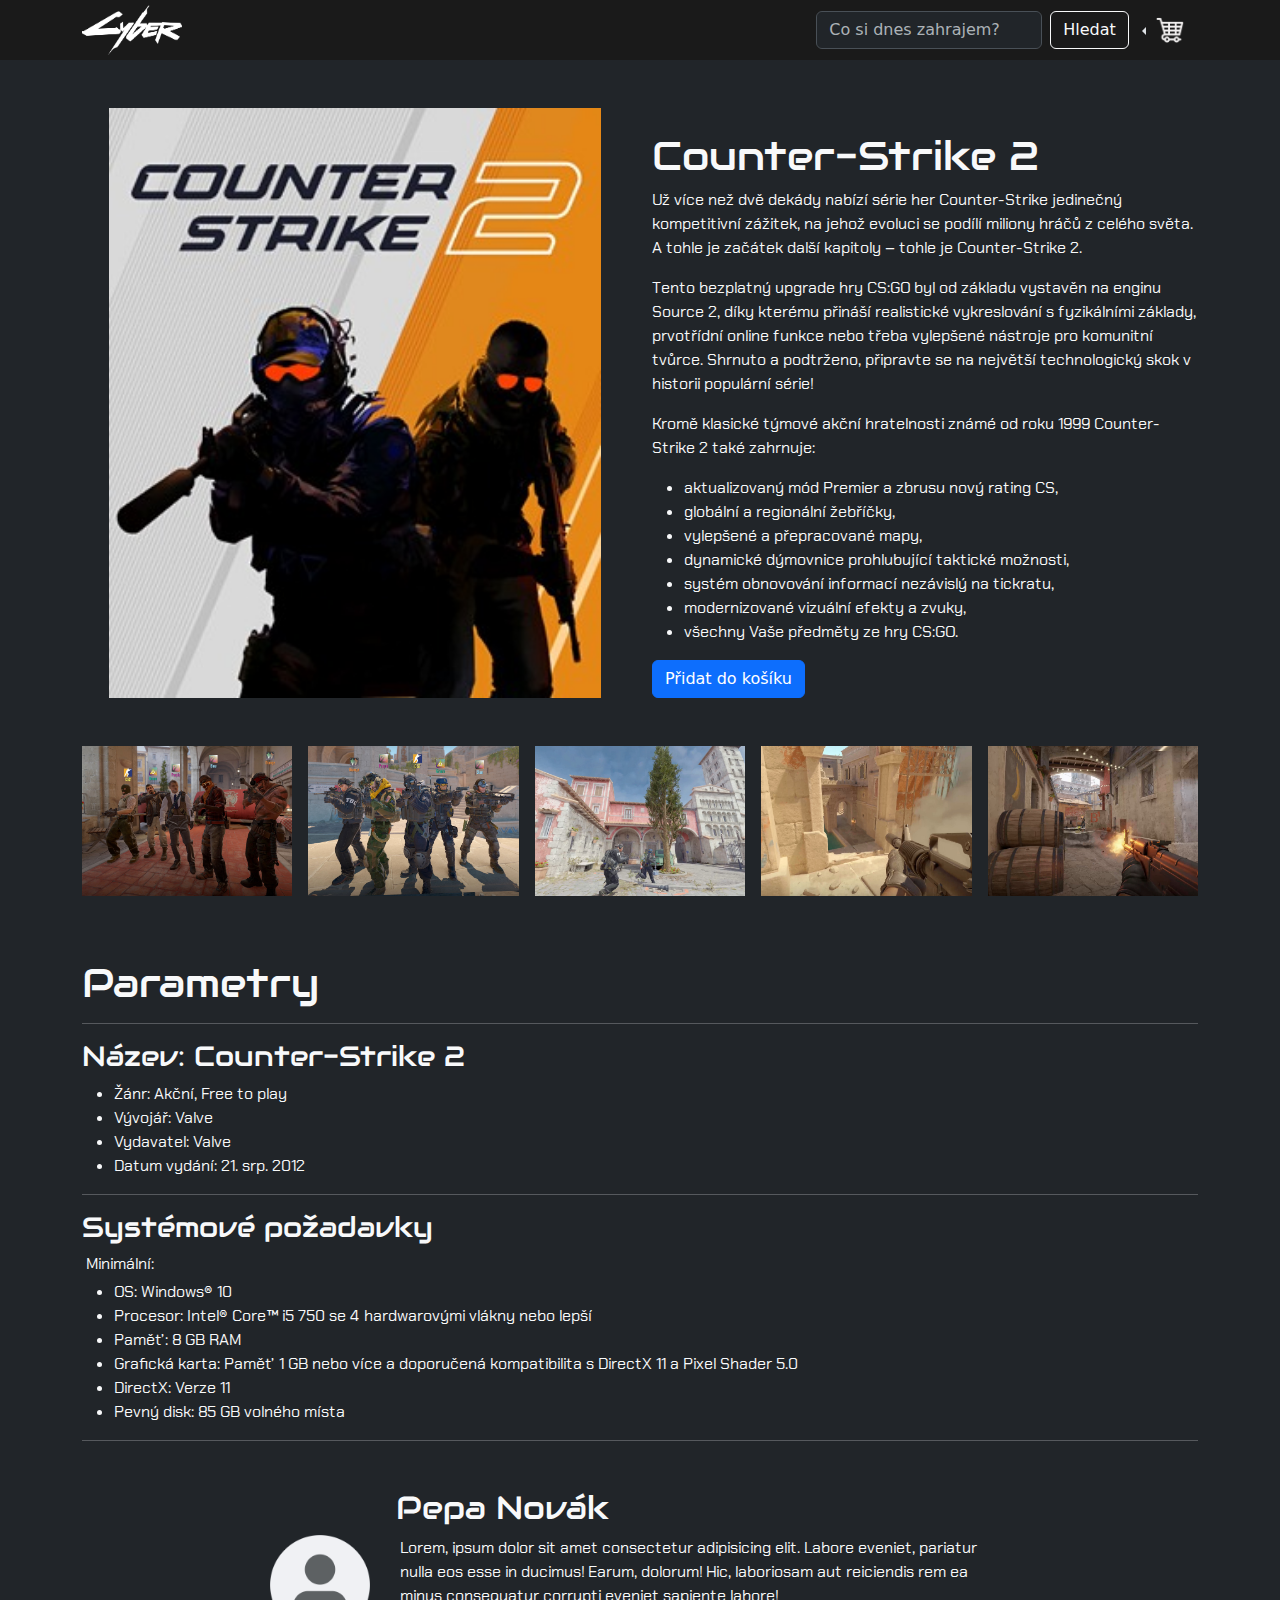
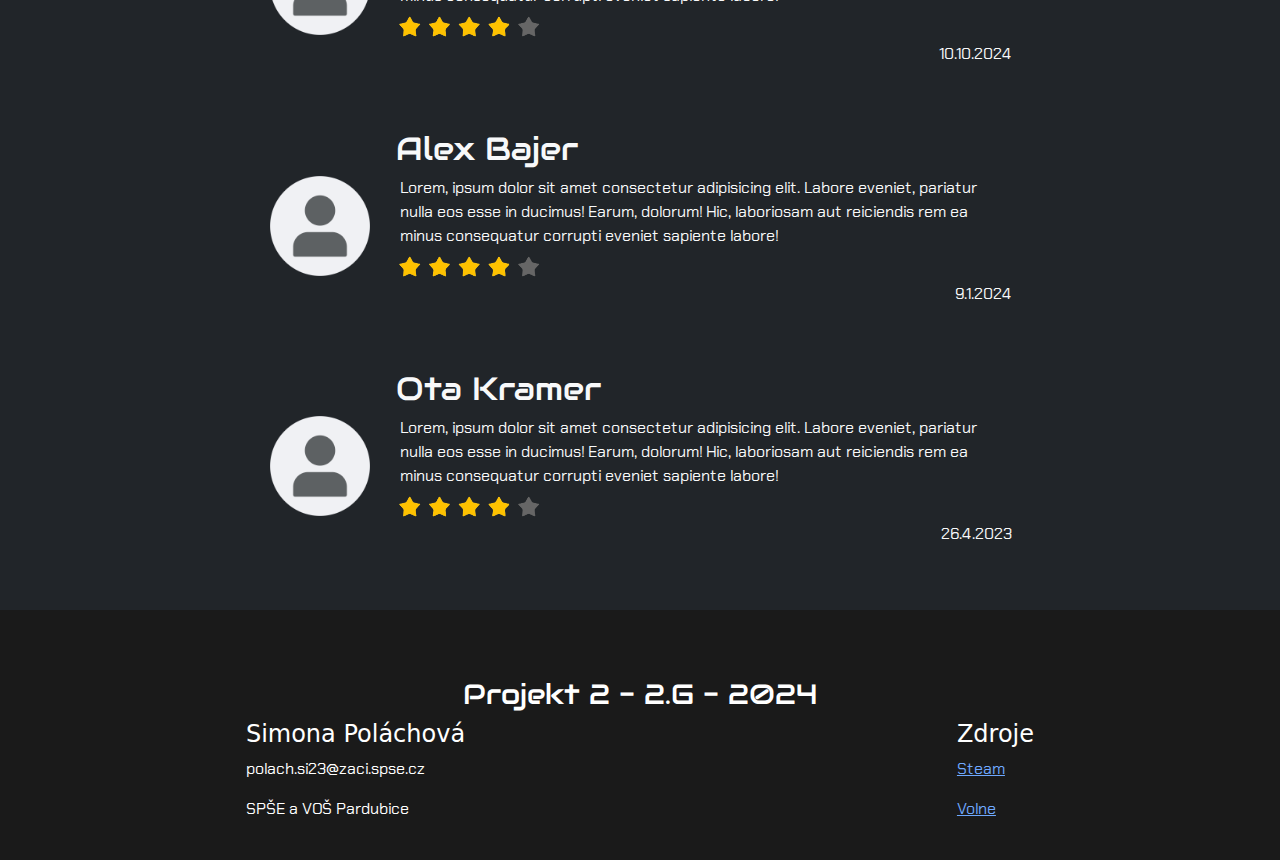
<file: detail.html>
<!DOCTYPE html>
<html lang="en" data-bs-theme="dark">

<head>
    <meta charset="UTF-8">
    <meta name="viewport" content="width=device-width, initial-scale=1.0">
    <link rel="stylesheet" href="styly.css" type="text/css">
    <link href="https://cdn.jsdelivr.net/npm/bootstrap@5.3.3/dist/css/bootstrap.min.css" rel="stylesheet"
        integrity="sha384-QWTKZyjpPEjISv5WaRU9OFeRpok6YctnYmDr5pNlyT2bRjXh0JMhjY6hW+ALEwIH" crossorigin="anonymous">
    <link href="https://cdn.jsdelivr.net/npm/@fancyapps/ui@4.0/dist/fancybox.css" rel="stylesheet">
    <link href="https://fonts.googleapis.com/css2?family=Chakra+Petch:wght@400;600&display=swap" rel="stylesheet">
    <link href="https://fonts.googleapis.com/css2?family=Audiowide&display=swap" rel="stylesheet">
    <title>Counter-Strike 2</title>
</head>

<body class="bg-dark text-light">
    <nav class="navbar navbar-dark navbar-expand-md text-light p-0 sticky-top">
        <div class="container">
            <a class="navbar-brand" href="index.html">
                <img src="images/logo.png" width="100" height="50" alt="logo">
            </a>

            <form class="d-flex d-none d-md-flex ms-auto" role="search">
                <input class="form-control me-2" type="search" placeholder="Co si dnes zahrajem?" aria-label="Search">
                <button class="btn btn-outline-light" type="submit">Hledat</button>
            </form>
            <div class="dropstart">
                <button class="btn dropdown-toggle" type="button" data-bs-toggle="dropdown" aria-expanded="false">
                    <img src="images/white-shopping-cart-icon-png-19.jpg" alt="Dropdown Icon" class="img-fluid"
                        style="max-width: 30px;">
                </button>
                <ul class="dropdown-menu p-4" style="width: 280px;">
                    <h3>Váš košík</h3>
                    <p>Máte 3 produkty v košíku</p>
                    <hr class="my-2">
                    <li>
                        <div class="d-flex align-items-center my-2">
                            <img src="images/cs2.jpg" width="35" height="60" class="mx-2" alt="cs">
                            <div>
                                <p class="mb-0">Counter-Strike 2</p>
                                <p class="mb-0"><span class="text-primary">Free</span></p>
                            </div>
                        </div>
                    </li>
                    <hr class="my-2">
                    <li>
                        <div class="d-flex align-items-center my-2">
                            <img src="images/Helldivers2cover.png" width="35" height="60" class="mx-2" alt="hd">
                            <div>
                                <p class="mb-0">HELLDIVERS™ 2</p>
                                <p class="mb-0"><span class="text-primary">39,99€</span></p>
                            </div>
                        </div>
                    </li>
                    <hr class="my-2">
                    <li>
                        <div class="d-flex align-items-center my-2">
                            <img src="images/Phasmophobia.webp" width="35" height="60" class="mx-2" alt="phasma">
                            <div>
                                <p class="mb-0">Phasmophobia</p>
                                <p class="mb-0"><span class="text-primary">19,50€</span></p>
                            </div>
                        </div>
                    </li>
                    <hr class="my-2">
                    <li id="kosik_button" class="mt-4">
                        <a class="text-light" href="kosik.html">Pokračovat do košíku -></a>
                    </li>
                </ul>
            </div>
        </div>
    </nav>

    <section class="detail">
        <div class="container">
            <div class="row mt-5">
                <div class="col-lg-6 d-flex align-items-center justify-content-center">
                    <img src="images/cs2.jpg" class="h-100 img-fluid" alt="csbanner">
                </div>
                <div class="col-lg-6">
                    <h1 class="mt-4">Counter-Strike 2</h1>
                    <p>Už více než dvě dekády nabízí série her Counter-Strike jedinečný kompetitivní zážitek, na jehož
                        evoluci se podílí miliony hráčů z celého světa. A tohle je začátek další kapitoly – tohle je
                        Counter-Strike 2.</p>
                    <p>Tento bezplatný upgrade hry CS:GO byl od základu vystavěn na enginu Source 2, díky kterému
                        přináší realistické vykreslování s fyzikálními základy, prvotřídní online funkce nebo třeba
                        vylepšené nástroje pro komunitní tvůrce. Shrnuto a podtrženo, připravte se na největší
                        technologický skok v historii populární série!</p>
                    <p>Kromě klasické týmové akční hratelnosti známé od roku 1999 Counter-Strike 2 také zahrnuje:</p>
                    <ul>
                        <li>aktualizovaný mód Premier a zbrusu nový rating CS,</li>
                        <li>globální a regionální žebříčky,</li>
                        <li>vylepšené a přepracované mapy,</li>
                        <li>dynamické dýmovnice prohlubující taktické možnosti,</li>
                        <li>systém obnovování informací nezávislý na tickratu,</li>
                        <li>modernizované vizuální efekty a zvuky,</li>
                        <li>všechny Vaše předměty ze hry CS:GO.</li>
                    </ul>
                    <button type="button" class="btn btn-primary">Přidat do košíku</button>
                </div>
            </div>
        </div>
    </section>
    <section class="galerie">
        <div class="container py-5">
            <div class="row row-cols-1 row-cols-md-2 row-cols-lg-5 g-3">

                <div class="col gallery-item d-flex justify-content-center">
                    <a href="images/csg1.jpg" data-fancybox="gallery" data-caption="Obrázek 1">
                        <img src="images/csg1.jpg" class="img-fluid" alt="Obrázek 1">
                    </a>
                </div>

                <div class="col gallery-item d-flex justify-content-center">
                    <a href="images/csg2.jpg" data-fancybox="gallery" data-caption="Obrázek 2">
                        <img src="images/csg2.jpg" class="img-fluid" alt="Obrázek 2">
                    </a>
                </div>

                <div class="col gallery-item d-flex justify-content-center">
                    <a href="images/csg3.jpg" data-fancybox="gallery" data-caption="Obrázek 3">
                        <img src="images/csg3.jpg" class="img-fluid" alt="Obrázek 3">
                    </a>
                </div>

                <div class="col gallery-item d-flex justify-content-center">
                    <a href="images/csg4.jpg" data-fancybox="gallery" data-caption="Obrázek 4">
                        <img src="images/csg4.jpg" class="img-fluid" alt="Obrázek 4">
                    </a>
                </div>

                <div class="col gallery-item d-flex justify-content-center">
                    <a href="images/csg5.jpg" data-fancybox="gallery" data-caption="Obrázek 6">
                        <img src="images/csg5.jpg" class="img-fluid" alt="Obrázek 5">
                    </a>
                </div>
            </div>
        </div>
    </section>

    <section class="parametry">
        <div class="container mb-5">
            <h1>Parametry</h1>
            <hr>
            <div>
                <article>
                    <h3>Název: Counter-Strike 2</h3>
                    <ul>
                        <li>Žánr: Akční, Free to play</li>
                        <li>Vývojář: Valve</li>
                        <li>Vydavatel: Valve</li>
                        <li>Datum vydání: 21. srp. 2012</li>
                    </ul>
                </article>
            </div>
            <hr>
            <div>
                <h3>Systémové požadavky</h3>
                <article>
                    <p class="m-1">Minimální:</p>
                    <ul>
                        <li>OS: Windows® 10</li>
                        <li>Procesor: Intel® Core™ i5 750 se 4 hardwarovými vlákny nebo lepší</li>
                        <li>Paměť: 8 GB RAM</li>
                        <li>Grafická karta: Paměť 1 GB nebo více a doporučená kompatibilita s DirectX 11 a Pixel Shader
                            5.0
                        </li>
                        <li>DirectX: Verze 11</li>
                        <li>Pevný disk: 85 GB volného místa</li>
                    </ul>
                </article>
            </div>
            <hr>
        </div>

    </section>

    <section class="rezence">
        <div class="container d-flex flex-column align-items-center">
            <div class="col-md-8">
                <div class="row">
                    <div class="col-md-2 d-flex align-items-center justify-content-center">
                        <img src="images/profilovka.png" alt="profilovka" width="100" height="100">
                    </div>
                    <div class="col-md-10">
                        <article>
                            <h2>Pepa Novák</h2>
                            <p class="m-1">Lorem, ipsum dolor sit amet consectetur adipisicing elit. Labore eveniet,
                                pariatur nulla
                                eos esse in ducimus! Earum, dolorum! Hic, laboriosam aut reiciendis rem ea minus
                                consequatur corrupti eveniet sapiente labore!</p>
                            <img src="images/4h.png" alt="hvezdicky" height="30">
                            <p class="d-flex justify-content-end">10.10.2024</p>
                        </article>
                    </div>
                </div>
            </div>
            <div class="col-md-8 my-5">
                <div class="row">
                    <div class="col-md-2 d-flex align-items-center justify-content-center">
                        <img src="images/profilovka.png" alt="profilovka" width="100" height="100">
                    </div>
                    <div class="col-md-10">
                        <article>
                            <h2>Alex Bajer</h2>
                            <p class="m-1">Lorem, ipsum dolor sit amet consectetur adipisicing elit. Labore eveniet,
                                pariatur nulla
                                eos esse in ducimus! Earum, dolorum! Hic, laboriosam aut reiciendis rem ea minus
                                consequatur corrupti eveniet sapiente labore!</p>
                            <img src="images/4h.png" alt="hvezdicky" height="30">
                            <p class="d-flex justify-content-end">9.1.2024</p>
                        </article>
                    </div>
                </div>
            </div>
            <div class="col-md-8 mb-5">
                <div class="row">
                    <div class="col-md-2 d-flex align-items-center justify-content-center">
                        <img src="images/profilovka.png" alt="profilovka" width="100" height="100">
                    </div>
                    <div class="col-md-10">
                        <article>
                            <h2>Ota Kramer</h2>
                            <p class="m-1">Lorem, ipsum dolor sit amet consectetur adipisicing elit. Labore eveniet,
                                pariatur nulla
                                eos esse in ducimus! Earum, dolorum! Hic, laboriosam aut reiciendis rem ea minus
                                consequatur corrupti eveniet sapiente labore!</p>
                            <img src="images/4h.png" alt="hvezdicky" height="30">
                            <p class="d-flex justify-content-end">26.4.2023</p>
                        </article>
                    </div>
                </div>
            </div>
        </div>
    </section>

    <footer class="pt-5">
        <h3>Projekt 2 - 2.G - 2024</h3>
        <div class="texty">
            <article>
                <h4>Simona Poláchová</h4>
                <p>polach.si23@zaci.spse.cz</p>
                <p>SPŠE a VOŠ Pardubice</p>
            </article>
            <article class="zdroje">
                <h4>Zdroje</h4>
                <a href="https://store.steampowered.com/explore/new/">
                    <p>Steam</p>
                </a>
                <a href="">
                    <p>Volne</p>
                </a>
            </article>
        </div>
    </footer>





    <script src="https://cdn.jsdelivr.net/npm/bootstrap@5.3.3/dist/js/bootstrap.bundle.min.js"
        integrity="sha384-YvpcrYf0tY3lHB60NNkmXc5s9fDVZLESaAA55NDzOxhy9GkcIdslK1eN7N6jIeHz"
        crossorigin="anonymous"></script>
    <script src="https://cdn.jsdelivr.net/npm/@fancyapps/ui@4.0/dist/fancybox.umd.js"></script>
    <script>

        Fancybox.bind('[data-fancybox="gallery"]', {
            Thumbs: {
                autoStart: true,
            },
            Toolbar: {
                display: ['counter', 'close'],
            }
        });
    </script>
</body>

</html>
</file>
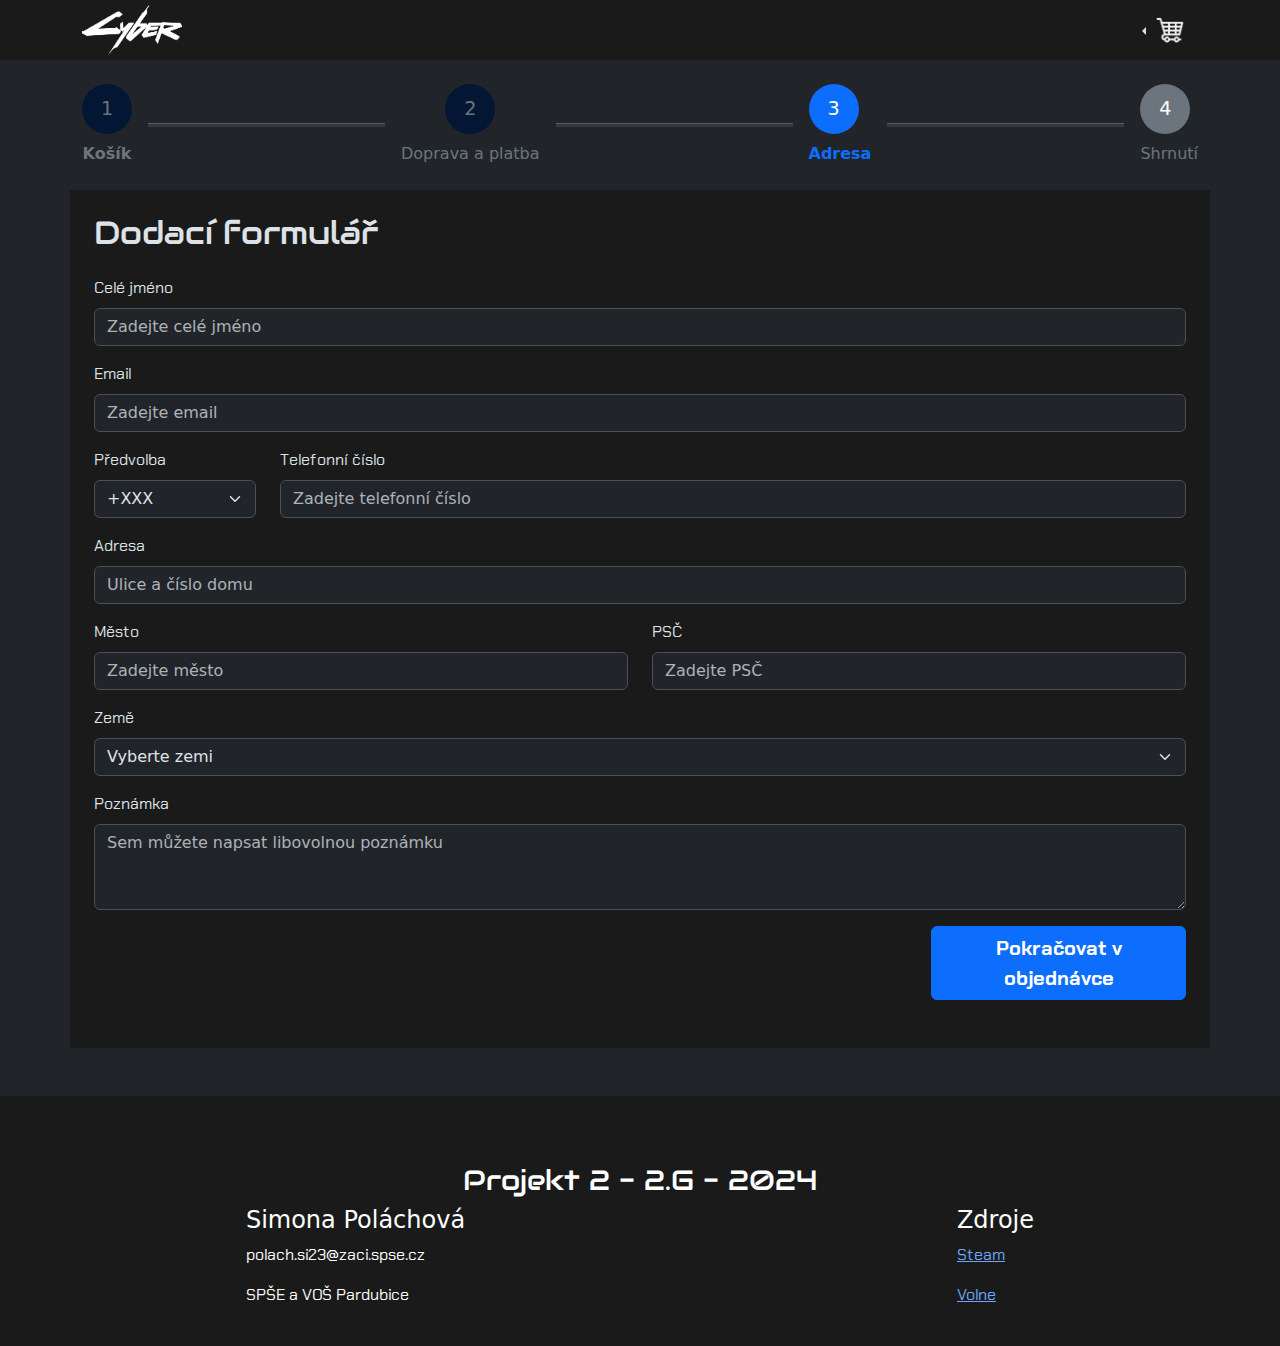
<file: dodaci_udaje.html>
<!DOCTYPE html>
<html lang="en" data-bs-theme="dark">

<head>
  <meta charset="UTF-8">
  <meta name="viewport" content="width=device-width, initial-scale=1.0">
  <link href="https://cdn.jsdelivr.net/npm/bootstrap@5.3.3/dist/css/bootstrap.min.css" rel="stylesheet"
    integrity="sha384-QWTKZyjpPEjISv5WaRU9OFeRpok6YctnYmDr5pNlyT2bRjXh0JMhjY6hW+ALEwIH" crossorigin="anonymous">
  <link rel="stylesheet" href="styly.css" type="text/css">
  <link href="https://fonts.googleapis.com/css2?family=Chakra+Petch:wght@400;600&display=swap" rel="stylesheet">
  <link href="https://fonts.googleapis.com/css2?family=Audiowide&display=swap" rel="stylesheet">
  <title>Adresa</title>
</head>

<body>
  <nav class="navbar navbar-dark navbar-expand-md text-light p-0 sticky-top">
    <div class="container">
      <a class="navbar-brand" href="index.html">
        <img src="images/logo.png" width="100" height="50" alt="logo">
      </a>
      <div class="dropstart">
        <button class="btn dropdown-toggle" type="button" data-bs-toggle="dropdown" aria-expanded="false">
          <img src="images/white-shopping-cart-icon-png-19.jpg" alt="Dropdown Icon" class="img-fluid"
            style="max-width: 30px;">
        </button>
        <ul class="dropdown-menu p-4" style="width: 280px;">
          <h3>Váš košík</h3>
          <p>Máte 3 produkty v košíku</p>
          <hr class="my-2">
          <li>
            <div class="d-flex align-items-center my-2">
              <img src="images/cs2.jpg" width="35" height="60" class="mx-2" alt="cs">
              <div>
                <p class="mb-0">Counter-Strike 2</p>
                <p class="mb-0"><span class="text-primary">Free</span></p>
              </div>
            </div>
          </li>
          <hr class="my-2">
          <li>
            <div class="d-flex align-items-center my-2">
              <img src="images/Helldivers2cover.png" width="35" height="60" class="mx-2" alt="hd">
              <div>
                <p class="mb-0">HELLDIVERS™ 2</p>
                <p class="mb-0"><span class="text-primary">39,99€</span></p>
              </div>
            </div>
          </li>
          <hr class="my-2">
          <li>
            <div class="d-flex align-items-center my-2">
              <img src="images/Phasmophobia.webp" width="35" height="60" class="mx-2" alt="phasma">
              <div>
                <p class="mb-0">Phasmophobia</p>
                <p class="mb-0"><span class="text-primary">19,50€</span></p>
              </div>
            </div>
          </li>
          <hr class="my-2">
          <li id="kosik_button" class="mt-4">
            <a class="text-light" href="kosik.html">Pokračovat do košíku -></a>
          </li>
        </ul>
      </div>
    </div>
  </nav>

  <section class="bg-dark text-light">
    <div class="container">
      <div class="d-flex align-items-center my-4">
        <div class="text-center">
          <div
            class="rounded-circle bg-primary-subtle text-secondary d-flex align-items-center justify-content-center step-circle">
            1</div>
          <div class="text-secondary fw-bold mt-2">Košík</div>
        </div>
        <hr class="flex-grow-1 bg-secondary mx-3 step-line">
        <div>
          <a href="doprava.html" class="text-decoration-none text-center d-flex flex-column align-items-center">
            <div
              class="rounded-circle bg-primary-subtle text-secondary d-flex align-items-center justify-content-center step-circle">
              2</div>
            <div class="text-secondary mt-2">Doprava a platba</div>
          </a>
        </div>
        <hr class="flex-grow-1 bg-secondary mx-3 step-line">
        <div class="text-center">
          <div
            class="rounded-circle bg-primary text-white d-flex align-items-center justify-content-center step-circle">3
          </div>
          <div class="text-primary fw-bold mt-2">Adresa</div>
        </div>
        <hr class="flex-grow-1 bg-secondary mx-3 step-line">
        <div class="text-center">
          <div
            class="rounded-circle bg-secondary text-white d-flex align-items-center justify-content-center step-circle">
            4</div>
          <div class="text-secondary mt-2">Shrnutí</div>
        </div>
      </div>
    </div>
  </section>

  <section class="dodaci_udaje mb-5">
    <div class="container p-4 " id="udaje">
      <h2 class="mb-4">Dodací formulář</h2>
  <form>
    <div class="mb-3">
      <label for="fullName" class="form-label">Celé jméno</label>
      <input type="text" class="form-control" id="fullName" placeholder="Zadejte celé jméno" required>
    </div>
    <div class="mb-3">
      <label for="email" class="form-label">Email</label>
      <input type="email" class="form-control" id="email" placeholder="Zadejte email" required>
    </div>
    <div class="mb-3 row">
      <div class="col-md-2">
        <label for="countryCode" class="form-label">Předvolba</label>
        <select class="form-select" id="countryCode" required>
          <option value="" selected disabled>+XXX</option>
          <option value="+420">+420 (ČR)</option>
          <option value="+421">+421 (SK)</option>
        </select>
      </div>
      <div class="col-md-10">
        <label for="phone" class="form-label">Telefonní číslo</label>
        <input type="tel" class="form-control" id="phone" placeholder="Zadejte telefonní číslo" required>
      </div>
    </div>
    <div class="mb-3">
      <label for="address" class="form-label">Adresa</label>
      <input type="text" class="form-control" id="address" placeholder="Ulice a číslo domu" required>
    </div>
    <div class="mb-3 row">
      <div class="col-md-6">
        <label for="city" class="form-label">Město</label>
        <input type="text" class="form-control" id="city" placeholder="Zadejte město" required>
      </div>
      <div class="col-md-6">
        <label for="postalCode" class="form-label">PSČ</label>
        <input type="text" class="form-control" id="postalCode" placeholder="Zadejte PSČ" required>
      </div>
    </div>
    <div class="mb-3">
      <label for="country" class="form-label">Země</label>
      <select class="form-select" id="country" required>
        <option value="" selected disabled>Vyberte zemi</option>
        <option value="cz">Česká republika</option>
        <option value="sk">Slovensko</option>
      </select>
    </div>
    <div class="mb-3">
      <label for="note" class="form-label">Poznámka</label>
      <textarea class="form-control" id="note" rows="3" placeholder="Sem můžete napsat libovolnou poznámku"></textarea>
    </div>
  </form>
  <div class="row mb-4 d-flex justify-content-end">
    <div class="col-lg-3 d-flex align-items-center">
      <a href="shrnuti.html"
        class="btn btn-primary w-100 d-flex align-items-center justify-content-center fw-bold fs-5">
        <p class="m-0">Pokračovat v objednávce</p>
      </a>
    </div>
  </div>
    </div>
  </section>

  <footer class="pt-5">
    <h3>Projekt 2 - 2.G - 2024</h3>
    <div class="texty">
      <article>
        <h4>Simona Poláchová</h4>
        <p>polach.si23@zaci.spse.cz</p>
        <p>SPŠE a VOŠ Pardubice</p>
      </article>
      <article class="zdroje">
        <h4>Zdroje</h4>
        <a href="https://store.steampowered.com/explore/new/">
          <p>Steam</p>
        </a>
        <a href="">
          <p>Volne</p>
        </a>
      </article>
    </div>
  </footer>

  <script src="https://cdn.jsdelivr.net/npm/bootstrap@5.3.3/dist/js/bootstrap.bundle.min.js"
    integrity="sha384-YvpcrYf0tY3lHB60NNkmXc5s9fDVZLESaAA55NDzOxhy9GkcIdslK1eN7N6jIeHz"
    crossorigin="anonymous"></script>
</body>

</html>
</file>
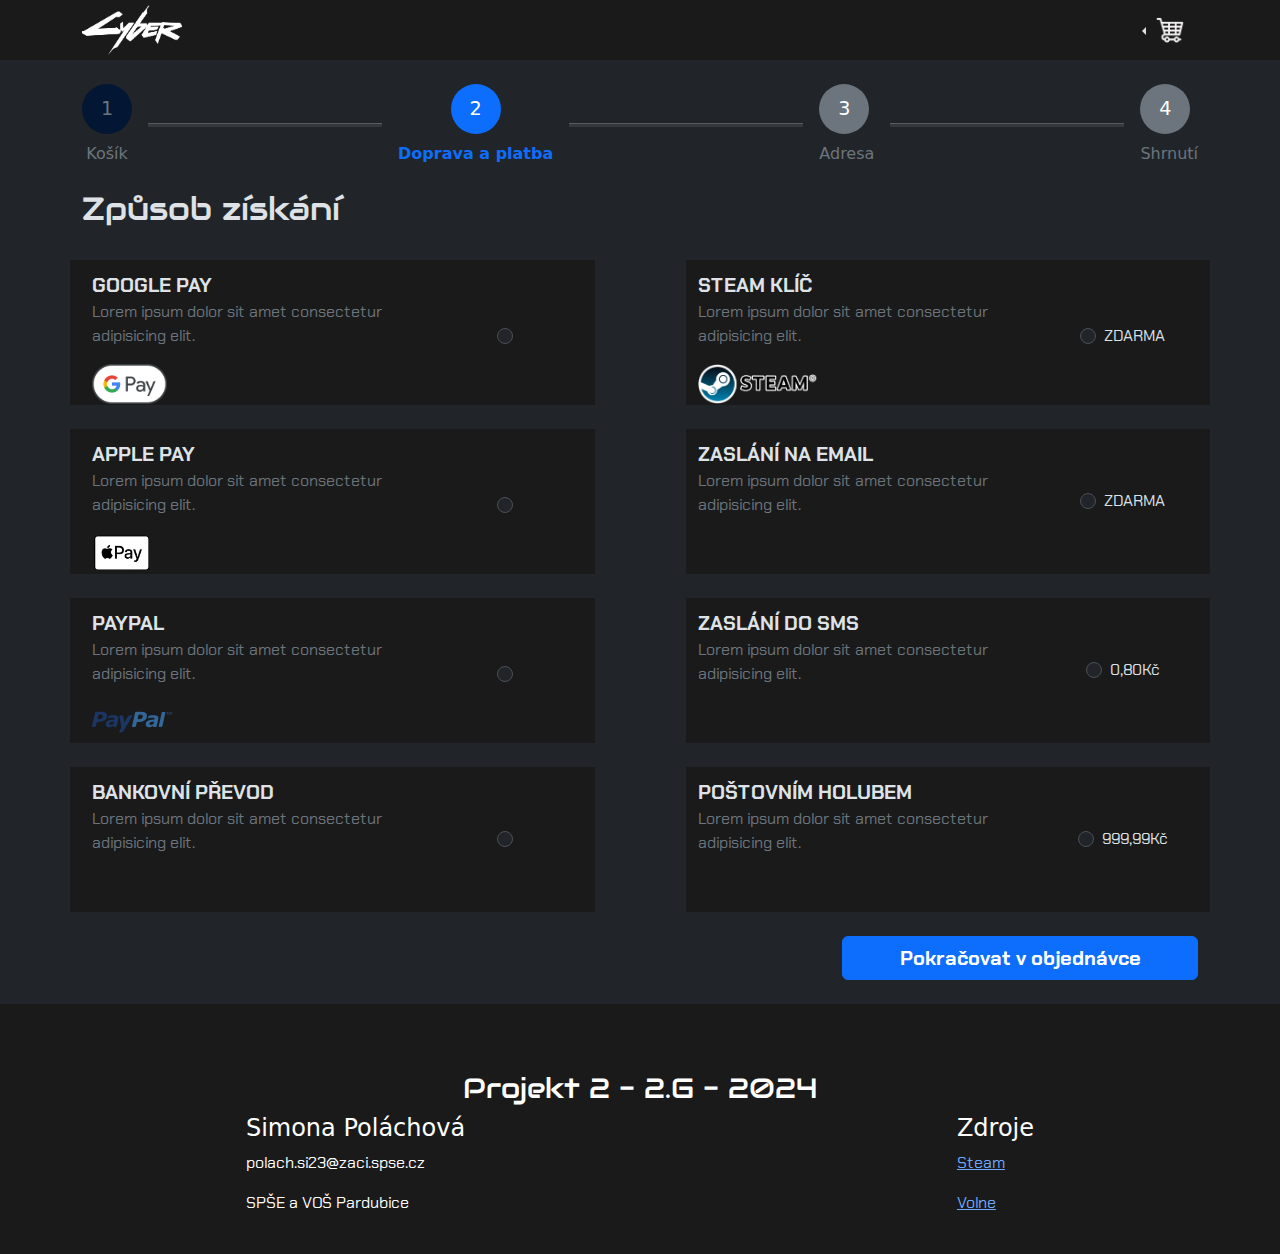
<file: doprava.html>
<!DOCTYPE html>
<html lang="en" data-bs-theme="dark">

<head>
  <meta charset="UTF-8">
  <meta name="viewport" content="width=device-width, initial-scale=1.0">
  <link href="https://cdn.jsdelivr.net/npm/bootstrap@5.3.3/dist/css/bootstrap.min.css" rel="stylesheet"
    integrity="sha384-QWTKZyjpPEjISv5WaRU9OFeRpok6YctnYmDr5pNlyT2bRjXh0JMhjY6hW+ALEwIH" crossorigin="anonymous">
  <link rel="stylesheet" href="styly.css" type="text/css">
  <link href="https://fonts.googleapis.com/css2?family=Chakra+Petch:wght@400;600&display=swap" rel="stylesheet">
  <link href="https://fonts.googleapis.com/css2?family=Audiowide&display=swap" rel="stylesheet">
  <title>Doprava a platba</title>
</head>

<body>
  <nav class="navbar navbar-dark navbar-expand-md text-light p-0 sticky-top">
    <div class="container">
      <a class="navbar-brand" href="index.html">
        <img src="images/logo.png" width="100" height="50" alt="logo">
      </a>
      <div class="dropstart">
        <button class="btn dropdown-toggle" type="button" data-bs-toggle="dropdown" aria-expanded="false">
          <img src="images/white-shopping-cart-icon-png-19.jpg" alt="Dropdown Icon" class="img-fluid"
            style="max-width: 30px;">
        </button>
        <ul class="dropdown-menu p-4" style="width: 280px;">
          <h3>Váš košík</h3>
          <p>Máte 3 produkty v košíku</p>
          <hr class="my-2">
          <li>
            <div class="d-flex align-items-center my-2">
              <img src="images/cs2.jpg" width="35" height="60" class="mx-2" alt="cs">
              <div>
                <p class="mb-0">Counter-Strike 2</p>
                <p class="mb-0"><span class="text-primary">Free</span></p>
              </div>
            </div>
          </li>
          <hr class="my-2">
          <li>
            <div class="d-flex align-items-center my-2">
              <img src="images/Helldivers2cover.png" width="35" height="60" class="mx-2" alt="hd">
              <div>
                <p class="mb-0">HELLDIVERS™ 2</p>
                <p class="mb-0"><span class="text-primary">39,99€</span></p>
              </div>
            </div>
          </li>
          <hr class="my-2">
          <li>
            <div class="d-flex align-items-center my-2">
              <img src="images/Phasmophobia.webp" width="35" height="60" class="mx-2" alt="phasma">
              <div>
                <p class="mb-0">Phasmophobia</p>
                <p class="mb-0"><span class="text-primary">19,50€</span></p>
              </div>
            </div>
          </li>
          <hr class="my-2">
          <li id="kosik_button" class="mt-4">
            <a class="text-light" href="kosik.html">Pokračovat do košíku -></a>
          </li>
        </ul>
      </div>
    </div>
  </nav>

  <section class="bg-dark text-light">
    <div class="container">
      <div class="d-flex align-items-center my-4">
        <div class="text-center">
          <a href="kosik.html" class="text-decoration-none">
            <div
              class="rounded-circle bg-primary-subtle text-secondary d-flex align-items-center justify-content-center step-circle">
              1</div>
            <div class="text-secondary mt-2">Košík</div>
          </a>
        </div>
        <hr class="flex-grow-1 bg-secondary mx-3 step-line">
        <div class="text-center d-flex flex-column align-items-center">
          <div
            class="rounded-circle bg-primary text-white d-flex align-items-center justify-content-center step-circle">2
          </div>
          <div class="text-primary fw-bold mt-2">Doprava a platba</div>
        </div>
        <hr class="flex-grow-1 bg-secondary mx-3 step-line">
        <div class="text-center">
          <div
            class="rounded-circle bg-secondary text-white d-flex align-items-center justify-content-center step-circle">
            3</div>
          <div class="text-secondary mt-2">Adresa</div>
        </div>
        <hr class="flex-grow-1 bg-secondary mx-3 step-line">
        <div class="text-center">
          <div
            class="rounded-circle bg-secondary text-white d-flex align-items-center justify-content-center step-circle">
            4</div>
          <div class="text-secondary mt-2">Shrnutí</div>
        </div>
      </div>
    </div>
  </section>

  <section class="moznosti">
    <div class="container">
      <div class="row">
        <h2 class="mb-2">Způsob získání</h2>
        <div class="col-md-6">
          <div class="col-md-11">
            <div class="row my-4" id="googlepay">
              <div class="col-md-8">
                <p class="fw-bold m-0 fs-5">GOOGLE PAY</p>
                <p class="text-secondary">Lorem ipsum dolor sit amet consectetur adipisicing elit.</p>
                <img class="d-none d-lg-block" src="images/google-pay-mark.png" alt="steam" height="40">
              </div>
              <div class="col-md-4 d-flex align-items-center justify-content-center">
                <div class="form-check">
                  <input class="form-check-input" type="radio" name="paymentMethod" value="googlepay"
                    onclick="toggleBankForm(false)">
                </div>
              </div>
            </div>
            <div class="row my-4" id="applepay">
              <div class="col-md-8">
                <p class="fw-bold m-0 fs-5">APPLE PAY</p>
                <p class="text-secondary">Lorem ipsum dolor sit amet consectetur adipisicing elit.</p>
                <img class="d-none d-lg-block" src="images/apple-pay.png" alt="steam" height="40">
              </div>
              <div class="col-md-4 d-flex align-items-center justify-content-center">
                <div class="form-check">
                  <input class="form-check-input" type="radio" name="paymentMethod" value="applepay"
                    onclick="toggleBankForm(false)">
                </div>
              </div>
            </div>
            <div class="row my-4" id="paypal">
              <div class="col-md-8">
                <p class="fw-bold m-0 fs-5">PAYPAL</p>
                <p class="text-secondary">Lorem ipsum dolor sit amet consectetur adipisicing elit.</p>
                <img class="d-none d-lg-block" src="images/paypal-784403_1280.webp" alt="steam" height="40">
              </div>
              <div class="col-md-4 d-flex align-items-center justify-content-center">
                <div class="form-check">
                  <input class="form-check-input" type="radio" name="paymentMethod" value="googlepay"
                    onclick="toggleBankForm(false)">
                </div>
              </div>
            </div>
            <div class="row my-4" id="banprevod">
              <div class="col-md-8">
                <p class="fw-bold m-0 fs-5">BANKOVNÍ PŘEVOD</p>
                <p class="text-secondary">Lorem ipsum dolor sit amet consectetur adipisicing elit.</p>
              </div>
              <div class="col-md-4 d-flex align-items-center justify-content-center">
                <div class="form-check">
                  <input type="radio" id="bank-transfer" name="paymentMethod" class="form-check-input"
                    value="bank-transfer" onclick="toggleBankForm(true)">
                </div>
              </div>
            </div>

            <div id="bank-form" class="collapse mt-3">
              <div class="p-4">
                <h5 class="fw-bold">Vyplňte bankovní údaje:</h5>
                <div class="mb-3">
                  <label for="account-number" class="form-label">Číslo účtu</label>
                  <input type="text" id="account-number" class="form-control" placeholder="Zadejte číslo účtu">
                </div>
                <div class="mb-3">
                  <label for="bank-code" class="form-label">Kód banky</label>
                  <input type="text" id="bank-code" class="form-control" placeholder="Zadejte kód banky">
                </div>
                <div class="mb-3">
                  <label for="iban" class="form-label">IBAN</label>
                  <input type="text" id="iban" class="form-control" placeholder="Zadejte IBAN">
                </div>
              </div>
            </div>

          </div>
        </div>

        <div class="col-md-6 d-flex justify-content-end">
          <div class="col-md-11">
            <div class="row my-4" id="steamkolonka">
              <div class="col-md-8">
                <p class="fw-bold m-0 fs-5">STEAM KLÍČ</p>
                <p class="text-secondary">Lorem ipsum dolor sit amet consectetur adipisicing elit.</p>
                <img class="d-none d-lg-block" src="images/steam.png" alt="steam" height="40">
              </div>
              <div class="col-md-4 d-flex align-items-center justify-content-center">
                <div class="form-check">
                  <input class="form-check-input" type="radio" name="flexRadioDefault" id="flexRadioDefault1">
                  <p class="m-0">ZDARMA</p>
                </div>
              </div>
            </div>
            <div class="row my-4" id="emailkolonka">
              <div class="col-md-8">
                <p class="fw-bold m-0 fs-5">ZASLÁNÍ NA EMAIL</p>
                <p class="text-secondary">Lorem ipsum dolor sit amet consectetur adipisicing elit.</p>
              </div>
              <div class="col-md-4 d-flex align-items-center justify-content-center">
                <div class="form-check">
                  <input class="form-check-input" type="radio" name="flexRadioDefault" id="flexRadioDefault2">
                  <p class="m-0">ZDARMA</p>
                </div>
              </div>
            </div>
            <div class="row my-4" id="smskolonka">
              <div class="col-md-8">
                <p class="fw-bold m-0 fs-5">ZASLÁNÍ DO SMS</p>
                <p class="text-secondary">Lorem ipsum dolor sit amet consectetur adipisicing elit.</p>
              </div>
              <div class="col-md-4 d-flex align-items-center justify-content-center">
                <div class="form-check">
                  <input class="form-check-input" type="radio" name="flexRadioDefault" id="flexRadioDefault3">
                  <p class="m-0">0,80Kč</p>
                </div>
              </div>
            </div>
            <div class="row my-4" id="holubkolonka">
              <div class="col-md-8">
                <p class="fw-bold m-0 fs-5">POŠTOVNÍM HOLUBEM</p>
                <p class="text-secondary">Lorem ipsum dolor sit amet consectetur adipisicing elit.</p>
              </div>
              <div class="col-md-4 d-flex align-items-center justify-content-center">
                <div class="form-check">
                  <input class="form-check-input" type="radio" name="flexRadioDefault" id="flexRadioDefault4">
                  <p class="m-0">999,99Kč</p>
                </div>
              </div>
            </div>
          </div>
        </div>
      </div>

      <div class="row mb-4 d-flex justify-content-end">
        <div class="col-md-4 d-flex align-items-center">
          <a href="dodaci_udaje.html"
            class="btn btn-primary w-100 d-flex align-items-center justify-content-center fw-bold fs-5">
            <p class="m-0">Pokračovat v objednávce</p>
          </a>
        </div>
      </div>
    </div>
  </section>

  <footer class="pt-5">
    <h3>Projekt 2 - 2.G - 2024</h3>
    <div class="texty">
      <article>
        <h4>Simona Poláchová</h4>
        <p>polach.si23@zaci.spse.cz</p>
        <p>SPŠE a VOŠ Pardubice</p>
      </article>
      <article class="zdroje">
        <h4>Zdroje</h4>
        <a href="https://store.steampowered.com/explore/new/">
          <p>Steam</p>
        </a>
        <a href="">
          <p>Volne</p>
        </a>
      </article>
    </div>
  </footer>

  <script src="https://cdn.jsdelivr.net/npm/bootstrap@5.3.3/dist/js/bootstrap.bundle.min.js"
    integrity="sha384-YvpcrYf0tY3lHB60NNkmXc5s9fDVZLESaAA55NDzOxhy9GkcIdslK1eN7N6jIeHz"
    crossorigin="anonymous"></script>

  <script>
    function toggleBankForm(show) {
      const bankForm = document.getElementById('bank-form');

      if (show) {
        bankForm.classList.add('show');
      } else {
        bankForm.classList.remove('show');
      }
    }
  </script>
</body>

</html>
</file>
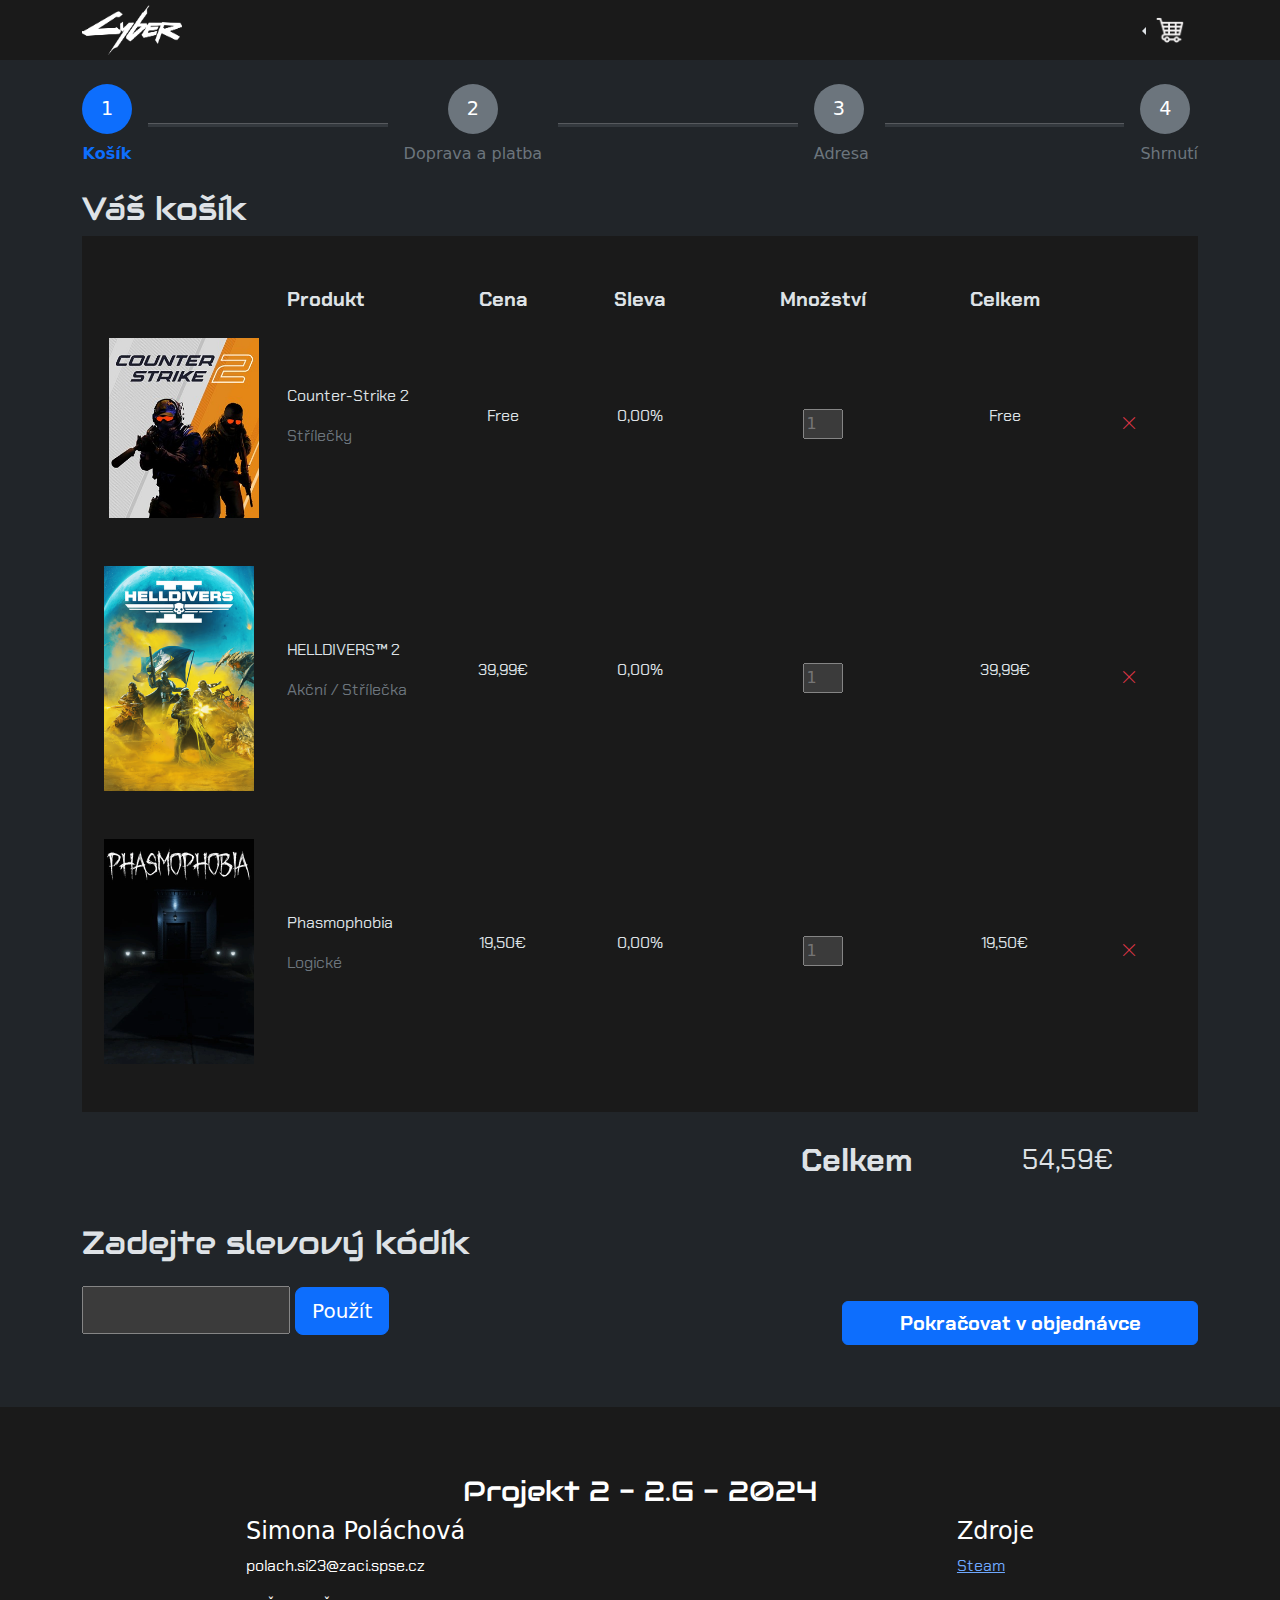
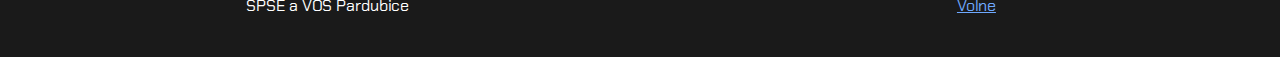
<file: kosik.html>
<!DOCTYPE html>
<html lang="en" data-bs-theme="dark">

<head>
  <meta charset="UTF-8">
  <meta name="viewport" content="width=device-width, initial-scale=1.0">
  <link href="https://cdn.jsdelivr.net/npm/bootstrap@5.3.3/dist/css/bootstrap.min.css" rel="stylesheet"
    integrity="sha384-QWTKZyjpPEjISv5WaRU9OFeRpok6YctnYmDr5pNlyT2bRjXh0JMhjY6hW+ALEwIH" crossorigin="anonymous">
  <link rel="stylesheet" href="styly.css" type="text/css">
  <link href="https://fonts.googleapis.com/css2?family=Chakra+Petch:wght@400;600&display=swap" rel="stylesheet">
  <link href="https://fonts.googleapis.com/css2?family=Audiowide&display=swap" rel="stylesheet">
  <link href="https://cdn.jsdelivr.net/npm/bootstrap-icons/font/bootstrap-icons.css" rel="stylesheet">
  <title>Nákupní košík</title>
</head>

<body>
  <nav class="navbar navbar-dark navbar-expand-md text-light p-0 sticky-top">
    <div class="container">
      <a class="navbar-brand" href="index.html">
        <img src="images/logo.png" width="100" height="50" alt="logo">
      </a>
      <div class="dropstart">
        <button class="btn dropdown-toggle" type="button" data-bs-toggle="dropdown" aria-expanded="false">
          <img src="images/white-shopping-cart-icon-png-19.jpg" alt="Dropdown Icon" class="img-fluid"
            style="max-width: 30px;">
        </button>
        <ul class="dropdown-menu p-4" style="width: 280px;">
          <h3>Váš košík</h3>
          <p>Máte 3 produkty v košíku</p>
          <hr class="my-2">
          <li>
            <div class="d-flex align-items-center my-2">
              <img src="images/cs2.jpg" width="35" height="60" class="mx-2" alt="cs">
              <div>
                <p class="mb-0">Counter-Strike 2</p>
                <p class="mb-0"><span class="text-primary">Free</span></p>
              </div>
            </div>
          </li>
          <hr class="my-2">
          <li>
            <div class="d-flex align-items-center my-2">
              <img src="images/Helldivers2cover.png" width="35" height="60" class="mx-2" alt="hd">
              <div>
                <p class="mb-0">HELLDIVERS™ 2</p>
                <p class="mb-0"><span class="text-primary">39,99€</span></p>
              </div>
            </div>
          </li>
          <hr class="my-2">
          <li>
            <div class="d-flex align-items-center my-2">
              <img src="images/Phasmophobia.webp" width="35" height="60" class="mx-2" alt="phasma">
              <div>
                <p class="mb-0">Phasmophobia</p>
                <p class="mb-0"><span class="text-primary">19,50€</span></p>
              </div>
            </div>
          </li>
          <hr class="my-2">
          <li id="kosik_button" class="mt-4">
            <a class="text-light" href="kosik.html">Pokračovat do košíku -></a>
          </li>
        </ul>
      </div>
    </div>
  </nav>

  <section class="bg-dark text-light">
    <div class="container">
      <div class="d-flex align-items-center my-4">
        <div class="text-center">
          <div
            class="rounded-circle bg-primary text-white d-flex align-items-center justify-content-center step-circle">1
          </div>
          <div class="text-primary fw-bold mt-2">Košík</div>
        </div>
        <hr class="flex-grow-1 bg-secondary mx-3 step-line">
        <div class="text-center d-flex flex-column align-items-center">
          <div
            class="rounded-circle bg-secondary text-white d-flex align-items-center justify-content-center step-circle">
            2</div>
          <div class="text-secondary mt-2">Doprava a platba</div>
        </div>
        <hr class="flex-grow-1 bg-secondary mx-3 step-line">
        <div class="text-center">
          <div
            class="rounded-circle bg-secondary text-white d-flex align-items-center justify-content-center step-circle">
            3</div>
          <div class="text-secondary mt-2">Adresa</div>
        </div>
        <hr class="flex-grow-1 bg-secondary mx-3 step-line">
        <div class="text-center">
          <div
            class="rounded-circle bg-secondary text-white d-flex align-items-center justify-content-center step-circle">
            4</div>
          <div class="text-secondary mt-2">Shrnutí</div>
        </div>
      </div>
    </div>
  </section>


  <section class="kosik">
    <div class="container d-md-block d-none">
      <h2 class="mt-4">Váš košík</h2>
      <div id="kosik_pozadi">
        <div class="row d-none d-md-flex fw-bold fs-5 pt-5 mt-2">
          <div class="col-md-2 empty-div">

          </div>
          <div class="col-md-2">
            <p>Produkt</p>
          </div>
          <div class="col-md-1 d-flex justify-content-center">
            <p>Cena</p>
          </div>
          <div class="col-md-2 d-flex justify-content-center">
            <p>Sleva</p>
          </div>
          <div class="col-md-2 d-flex justify-content-center">
            <p>Množství</p>
          </div>
          <div class="col-md-2 d-flex justify-content-center">
            <p>Celkem</p>
          </div>
          <div class="col-md-1 empty-div">

          </div>
        </div>
        <div class="item row pb-5">
          <div class="col-md-2 d-flex justify-content-center mt-2">
            <img src="images/cs2.jpg" class="img-fluid" alt="cs" width="150" height="175">
          </div>
          <div class="col-md-2 d-flex flex-column justify-content-md-center">
            <p>Counter-Strike 2</p>
            <p class="text-secondary">Střílečky</p>
          </div>
          <div class="col-md-1 d-flex align-items-center justify-content-md-center">
            <p>Free</p>
          </div>
          <div class="col-md-2 d-flex align-items-center justify-content-md-center">
            <p>0,00%</p>
          </div>
          <div class="col-md-2 d-flex align-items-center justify-content-md-center">
            <input type="number" placeholder="1" min="1" name="pocet" id="pocitadlo1">
          </div>
          <div class="col-md-2 d-flex align-items-center justify-content-md-center">
            <p>Free</p>
          </div>
          <div class="col-md-1 d-flex align-items-center">
            <button class="btn btn-link text-danger remove-btn">
              <i class="bi bi-x-lg"></i>
            </button>
          </div>
        </div>

        <div class="item row pb-5">
          <div class="col-md-2">
            <img src="images/Helldivers2cover.png" class="img-fluid" alt="cs" width="150" height="175">
          </div>
          <div class="col-md-2 d-flex flex-column justify-content-center">
            <p>HELLDIVERS™ 2</p>
            <p class="text-secondary">Akční / Střílečka</p>
          </div>
          <div class="col-md-1 d-flex align-items-center justify-content-center">
            <p>39,99€</p>
          </div>
          <div class="col-md-2 d-flex align-items-center justify-content-center">
            <p>0,00%</p>
          </div>
          <div class="col-md-2 d-flex align-items-center justify-content-center">
            <input type="number" placeholder="1" min="1" name="pocet" id="pocitadlo2">
          </div>
          <div class="col-md-2 d-flex align-items-center justify-content-center">
            <p>39,99€</p>
          </div>
          <div class="col-md-1 d-flex align-items-center">
            <button class="btn btn-link text-danger remove-btn">
              <i class="bi bi-x-lg"></i>
            </button>
          </div>
        </div>

        <div class="item row pb-5">
          <div class="col-md-2 empty-div">
            <img src="images/Phasmophobia.webp" class="img-fluid" alt="cs" width="150" height="175">
          </div>
          <div class="col-md-2 d-flex flex-column justify-content-center">
            <p>Phasmophobia</p>
            <p class="text-secondary">Logické</p>
          </div>
          <div class="col-md-1 d-flex align-items-center justify-content-center">
            <p>19,50€</p>
          </div>
          <div class="col-md-2 d-flex align-items-center justify-content-center">
            <p>0,00%</p>
          </div>
          <div class="col-md-2 d-flex align-items-center justify-content-center">
            <input type="number" placeholder="1" min="1" name="pocet" id="pocitadlo3">
          </div>
          <div class="col-md-2 d-flex align-items-center justify-content-center">
            <p>19,50€</p>
          </div>
          <div class="col-md-1 d-flex align-items-center">
            <button class="btn btn-link text-danger remove-btn">
              <i class="bi bi-x-lg"></i>
            </button>
          </div>
        </div>
      </div>
      <div class="row mt-4">
        <div class="col-md-9">
          <p class="fw-bold fs-2 d-flex justify-content-end">
            Celkem
          </p>
        </div>
        <div class="col-md-3 d-flex justify-content-center align-items-center">
          <p class="fs-3">54,59€</p>
        </div>
      </div>
    </div>
  </section>

  <section class="kosiksm">
    <div class="container d-sm-block d-md-none">
      <div class="row my-4">
        <div class="col-3 d-flex align-items-center">
          <img src="images/cs2.jpg" class="img-fluid" alt="cs">
        </div>
        <div class="col-9">
          <ul>
            <li><span class="fw-bold">Produkt:</span> Counter-Strike 2</li>
            <li><span class="fw-bold">Cena:</span> Free</li>
            <li><span class="fw-bold">Sleva:</span> 0%</li>
            <li><span class="fw-bold">Počet:</span> <input type="number" placeholder="1" min="1" name="pocet" id="pocitadlo4" style="width: 30px;"></li>
            <li><span class="fw-bold">Celkem:</span> Free</li>
          </ul>
        </div>
      </div>
      <div class="row my-4">
        <div class="col-3 d-flex align-items-center">
          <img src="images/Helldivers2cover.png" class="img-fluid" alt="cs">
        </div>
        <div class="col-9">
          <ul>
            <li><span class="fw-bold">Produkt:</span> HELLDIVERS™ 2</li>
            <li><span class="fw-bold">Cena:</span> 39,99€</li>
            <li><span class="fw-bold">Sleva:</span> 0%</li>
            <li><span class="fw-bold">Počet:</span> <input type="number" placeholder="1" min="1" name="pocet" id="pocitadlo5" style="width: 30px;"></li>
            <li><span class="fw-bold">Celkem:</span> 39,99€</li>
          </ul>
        </div>
      </div>
      <div class="row my-4">
        <div class="col-3 d-flex align-items-center">
          <img src="images/Phasmophobia.webp" class="img-fluid" alt="cs">
        </div>
        <div class="col-9">
          <ul>
            <li><span class="fw-bold">Produkt:</span> Phasmophobia</li>
            <li><span class="fw-bold">Cena:</span> 19,50€</li>
            <li><span class="fw-bold">Sleva:</span> 0%</li>
            <li><span class="fw-bold">Počet:</span> <input type="number" placeholder="1" min="1" name="pocet" id="pocitadlo6" style="width: 30px;"></li>
            <li><span class="fw-bold">Celkem:</span> 19,50€</li>
          </ul>
        </div>
      </div>


      <div class="d-flex flex-row justify-content-between">
        <p class="fw-bold fs-2">Celkem </p>
        <p class="fs-3">54,59€</p>
      </div>
    </div>
  </section>

  <div class="container mb-5">
    <h2 class="my-4">Zadejte slevový kódík</h2>
    <div class="row">
      <div class="col-md-8 mb-4">
        <input type="text" name="sleva" id="kodik" style="height: 48px;">
        <button type="button" class="btn btn-primary btn-lg">Použít</button>
      </div>
      <div class="col-md-4 d-flex align-items-center">
        <a href="doprava.html"
          class="btn btn-primary w-100 d-flex align-items-center justify-content-center fw-bold fs-5">
          <p class="m-0">Pokračovat v objednávce</p>
        </a>
      </div>
    </div>
  </div>


  <footer class="pt-5">
    <h3>Projekt 2 - 2.G - 2024</h3>
    <div class="texty">
      <article>
        <h4>Simona Poláchová</h4>
        <p>polach.si23@zaci.spse.cz</p>
        <p>SPŠE a VOŠ Pardubice</p>
      </article>
      <article class="zdroje">
        <h4>Zdroje</h4>
        <a href="https://store.steampowered.com/explore/new/">
          <p>Steam</p>
        </a>
        <a href="">
          <p>Volne</p>
        </a>
      </article>
    </div>
  </footer>

  <script src="https://cdn.jsdelivr.net/npm/bootstrap@5.3.3/dist/js/bootstrap.bundle.min.js"
    integrity="sha384-YvpcrYf0tY3lHB60NNkmXc5s9fDVZLESaAA55NDzOxhy9GkcIdslK1eN7N6jIeHz"
    crossorigin="anonymous"></script>

  <script>
    document.querySelectorAll('.remove-btn').forEach(button => {
      button.addEventListener('click', function () {
        this.closest('.item').remove();
      });
    });
  </script>
</body>

</html>
</file>
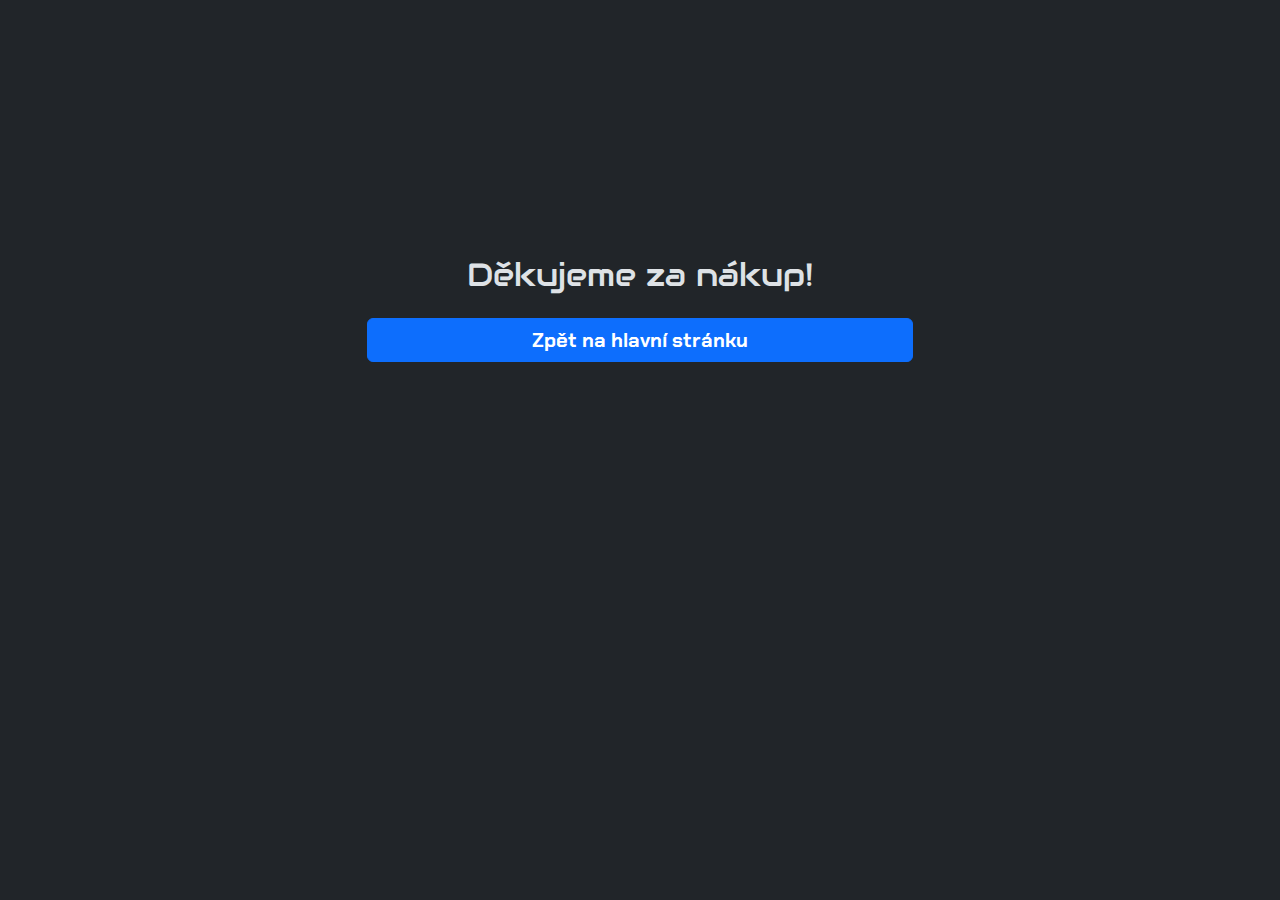
<file: podekovani.html>
<!DOCTYPE html>
<html lang="en" data-bs-theme="dark">

<head>
    <meta charset="UTF-8">
    <meta name="viewport" content="width=device-width, initial-scale=1.0">
    <link href="https://cdn.jsdelivr.net/npm/bootstrap@5.3.3/dist/css/bootstrap.min.css" rel="stylesheet"
        integrity="sha384-QWTKZyjpPEjISv5WaRU9OFeRpok6YctnYmDr5pNlyT2bRjXh0JMhjY6hW+ALEwIH" crossorigin="anonymous">
    <link rel="stylesheet" href="styly.css" type="text/css">
    <link href="https://fonts.googleapis.com/css2?family=Chakra+Petch:wght@400;600&display=swap" rel="stylesheet">
    <link href="https://fonts.googleapis.com/css2?family=Audiowide&display=swap" rel="stylesheet">
    <title>Děkujeme za objednávku</title>
</head>

<body>
    <div class="container" id="podekovani">
        <h2 class="d-flex justify-content-center my-4">Děkujeme za nákup!</h2>
        <div class="row">
            <div class="col-3"></div>
            <div class="col-6"> <a href="index.html"
                class="btn btn-primary w-100 d-flex align-items-center justify-content-center fw-bold fs-5">
                <p class="m-0">Zpět na hlavní stránku</p>
              </a></div>
            <div class="col-3"></div>
        </div>
    </div>
</body>
</file>
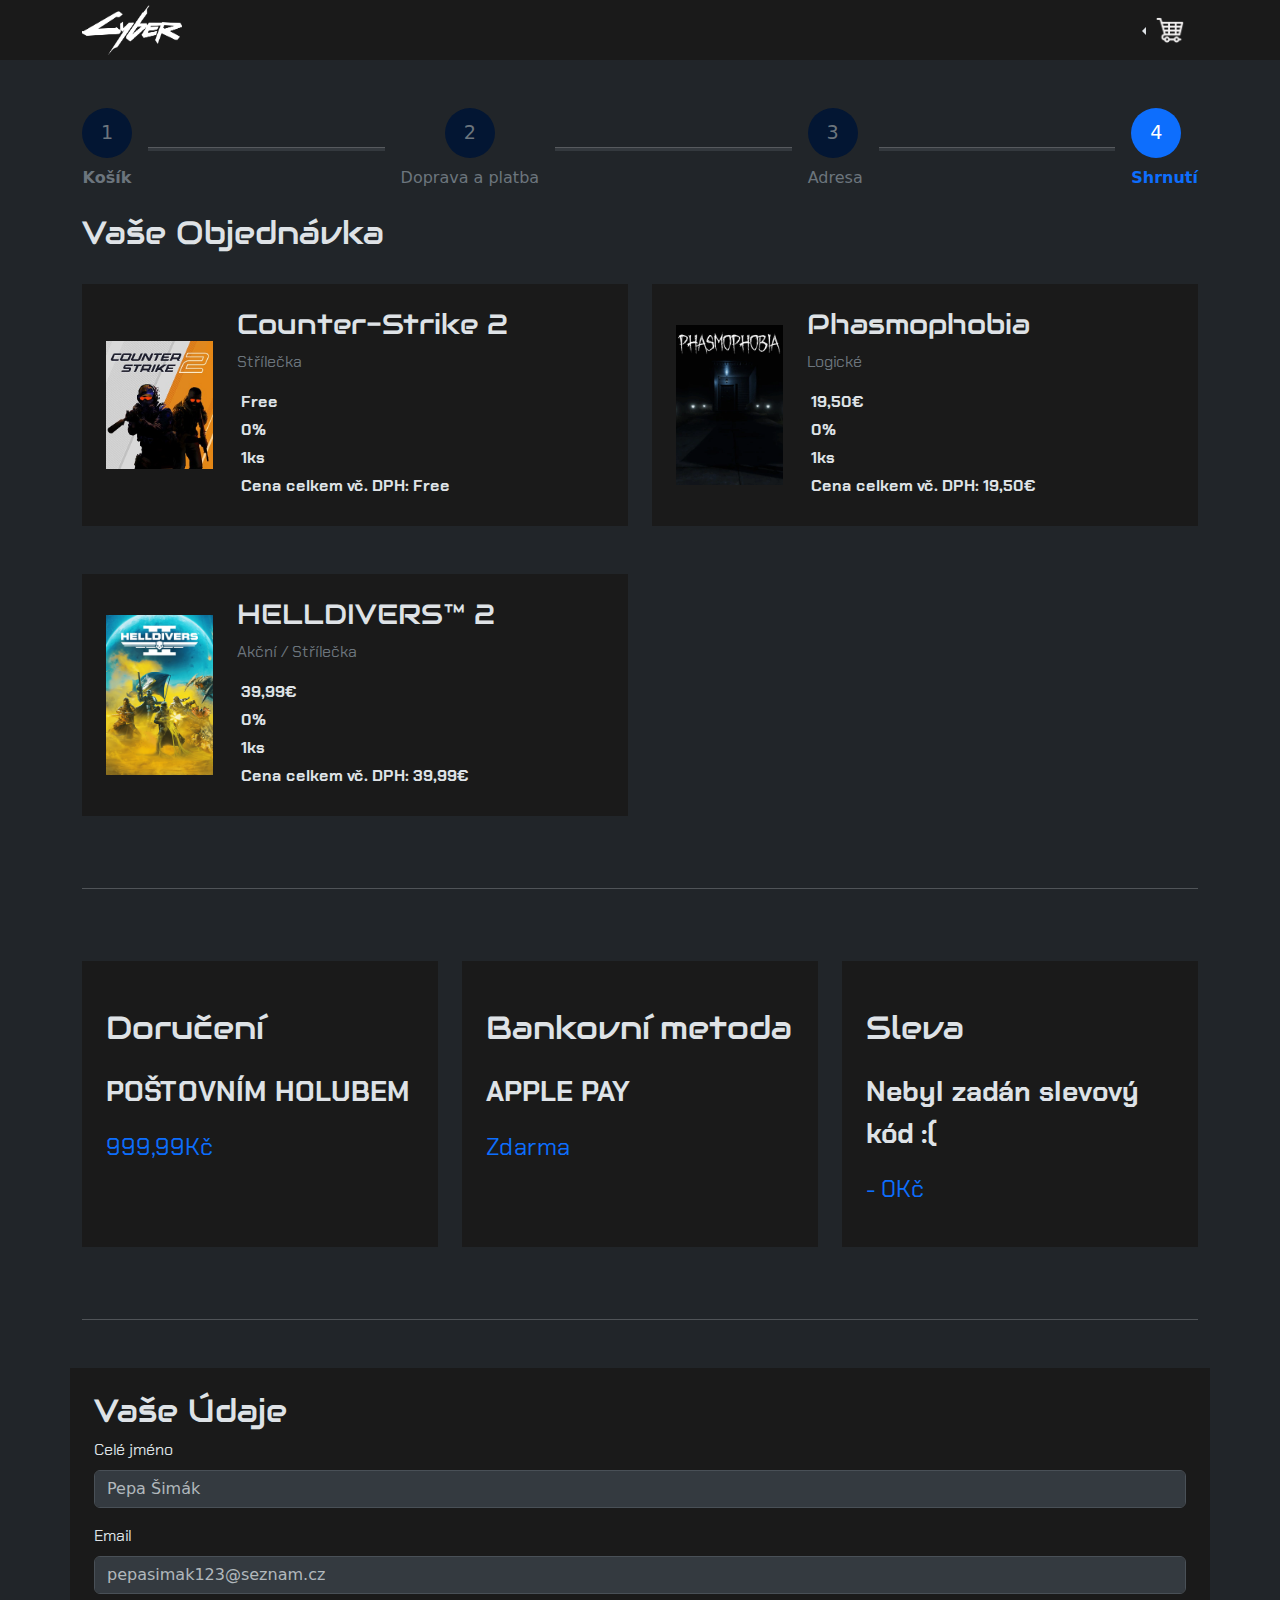
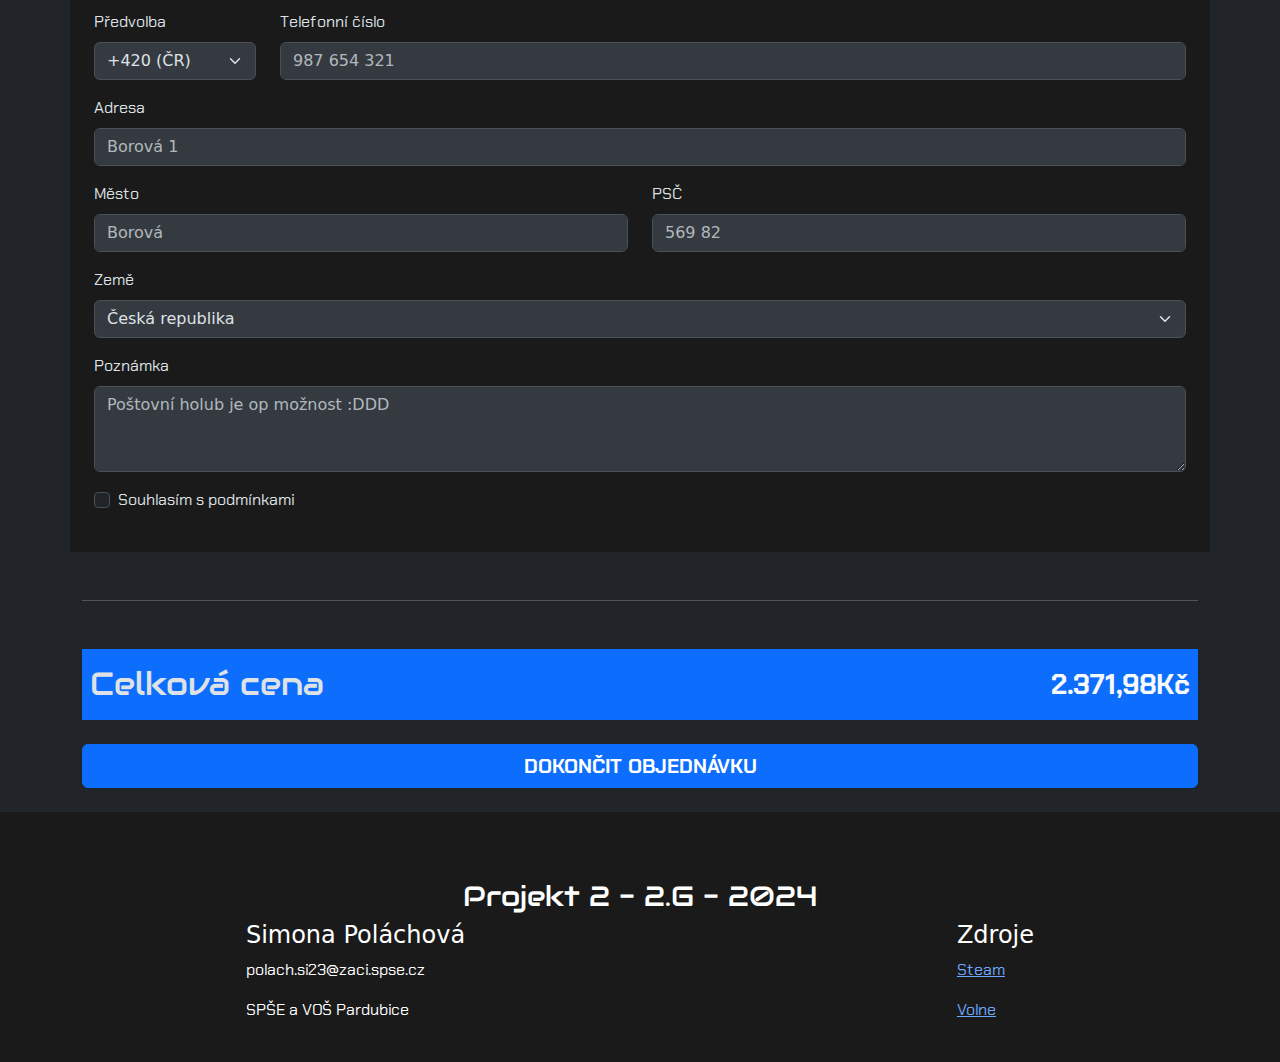
<file: shrnuti.html>
<!DOCTYPE html>
<html lang="en" data-bs-theme="dark">

<head>
  <meta charset="UTF-8">
  <meta name="viewport" content="width=device-width, initial-scale=1.0">
  <link href="https://cdn.jsdelivr.net/npm/bootstrap@5.3.3/dist/css/bootstrap.min.css" rel="stylesheet"
    integrity="sha384-QWTKZyjpPEjISv5WaRU9OFeRpok6YctnYmDr5pNlyT2bRjXh0JMhjY6hW+ALEwIH" crossorigin="anonymous">
  <link rel="stylesheet" href="styly.css" type="text/css">
  <link href="https://fonts.googleapis.com/css2?family=Chakra+Petch:wght@400;600&display=swap" rel="stylesheet">
  <link href="https://fonts.googleapis.com/css2?family=Audiowide&display=swap" rel="stylesheet">
  <title>Shrnutí</title>
</head>

<body>
  <nav class="navbar navbar-dark navbar-expand-md text-light p-0 sticky-top">
    <div class="container">
      <a class="navbar-brand" href="index.html">
        <img src="images/logo.png" width="100" height="50" alt="logo">
      </a>
      <div class="dropstart">
        <button class="btn dropdown-toggle" type="button" data-bs-toggle="dropdown" aria-expanded="false">
          <img src="images/white-shopping-cart-icon-png-19.jpg" alt="Dropdown Icon" class="img-fluid"
            style="max-width: 30px;">
        </button>
        <ul class="dropdown-menu p-4" style="width: 280px;">
          <h3>Váš košík</h3>
          <p>Máte 3 produkty v košíku</p>
          <hr class="my-2">
          <li>
            <div class="d-flex align-items-center my-2">
              <img src="images/cs2.jpg" width="35" height="60" class="mx-2" alt="cs">
              <div>
                <p class="mb-0">Counter-Strike 2</p>
                <p class="mb-0"><span class="text-primary">Free</span></p>
              </div>
            </div>
          </li>
          <hr class="my-2">
          <li>
            <div class="d-flex align-items-center my-2">
              <img src="images/Helldivers2cover.png" width="35" height="60" class="mx-2" alt="hd">
              <div>
                <p class="mb-0">HELLDIVERS™ 2</p>
                <p class="mb-0"><span class="text-primary">39,99€</span></p>
              </div>
            </div>
          </li>
          <hr class="my-2">
          <li>
            <div class="d-flex align-items-center my-2">
              <img src="images/Phasmophobia.webp" width="35" height="60" class="mx-2" alt="phasma">
              <div>
                <p class="mb-0">Phasmophobia</p>
                <p class="mb-0"><span class="text-primary">19,50€</span></p>
              </div>
            </div>
          </li>
          <hr class="my-2">
          <li id="kosik_button" class="mt-4">
            <a class="text-light" href="kosik.html">Pokračovat do košíku -></a>
          </li>
        </ul>
      </div>
    </div>
  </nav>

  <section class="bg-dark text-light">
    <div class="container mt-5 my-4">
      <div class="d-flex align-items-center">
        <div class="text-center">
          <div
            class="rounded-circle bg-primary-subtle text-secondary d-flex align-items-center justify-content-center step-circle">
            1</div>
          <div class="text-secondary fw-bold mt-2">Košík</div>
        </div>
        <hr class="flex-grow-1 bg-secondary mx-3 step-line">
        <div class="text-center d-flex flex-column align-items-center">
          <div
            class="rounded-circle bg-primary-subtle text-secondary d-flex align-items-center justify-content-center step-circle">
            2</div>
          <div class="text-secondary mt-2">Doprava a platba</div>
        </div>
        <hr class="flex-grow-1 bg-secondary mx-3 step-line">
        <div class="text-center">
          <a href="dodaci_udaje.html" class="text-decoration-none">
            <div
              class="rounded-circle bg-primary-subtle text-secondary d-flex align-items-center justify-content-center step-circle">
              3</div>
            <div class="text-secondary mt-2">Adresa</div>
          </a>
        </div>
        <hr class="flex-grow-1 bg-secondary mx-3 step-line">
        <div class="text-center">
          <div
            class="rounded-circle bg-primary text-white d-flex align-items-center justify-content-center step-circle">4
          </div>
          <div class="text-primary fw-bold mt-2">Shrnutí</div>
        </div>
      </div>
    </div>
  </section>

  <section class="shrnuti">
    <div class="container">
      <h2>Vaše Objednávka</h2>
      <div class="row">
        <div class="col-md-6 my-4">
          <div class="p-4 h-100" id="csshrnuti">
            <div class="row">
              <div class="col-md-3 d-flex align-items-center justify-content-center">
                <img src="images/cs2.jpg" class="img-fluid" alt="cs">
              </div>
              <div class="col-md-9">
                <p class="d-md-none d-sm-block"></p>
                <h3>Counter-Strike 2</h3>
                <p class="text-secondary"> Střílečka</p>
                <article class="fw-bold">
                  <p class="m-1">Free</p>
                  <p class="m-1">0%</p>
                  <p class="m-1">1ks</p>
                  <p class="m-1">Cena celkem vč. DPH: Free</p>
                </article>
              </div>
            </div>
          </div>
        </div>
        <div class="col-md-6 my-4">
          <div class="p-4 h-100" id="phasmashrnuti">
            <div class="row">
              <div class="col-md-3 d-flex align-items-center justify-content-center">
                <img src="images/Phasmophobia.webp" class="img-fluid" alt="phasma">
              </div>
              <div class="col-md-9">
                <p class="d-md-none d-sm-block"></p>
                <h3>Phasmophobia</h3>
                <p class="text-secondary">Logické</p>
                <article class="fw-bold">
                  <p class="m-1">19,50€</p>
                  <p class="m-1">0%</p>
                  <p class="m-1">1ks</p>
                  <p class="m-1">Cena celkem vč. DPH: 19,50€</p>
                </article>
              </div>
            </div>
          </div>
        </div>
        <div class="col-md-6 my-4">
          <div class="p-4 h-100" id="hdshrnuti">
            <div class="row">
              <div class="col-md-3 d-flex align-items-center justify-content-center">
                <img src="images/Helldivers2cover.png" class="img-fluid" alt="hd">
              </div>
              <div class="col-md-9">
                <p class="d-md-none d-sm-block"></p>
                <h3> HELLDIVERS™ 2</h3>
                <p class="text-secondary">Akční / Střílečka</p>
                <article class="fw-bold">
                  <p class="m-1">39,99€</p>
                  <p class="m-1">0%</p>
                  <p class="m-1">1ks</p>
                  <p class="m-1">Cena celkem vč. DPH: 39,99€</p>
                </article>
              </div>
            </div>
          </div>
        </div>
      </div>
    </div>
  </section>

  <section class="dopravashrnuti">
    <div class="container">
      <hr class="my-5">
      <div class="row">
        <div class="col-md-4 my-4">
          <div class="p-4 h-100" id="ph">
            <h2 class="my-4">Doručení</h2>
            <p class="fw-bold fs-3">POŠTOVNÍM HOLUBEM</p>
            <p class="text-primary fs-4">999,99Kč</p>
          </div>
        </div>
        <div class="col-md-4 my-4">
          <div class="p-4 h-100" id="app">
            <h2 class="my-4">Bankovní metoda</h2>
            <p class="fw-bold fs-3">APPLE PAY</p>
            <p class="text-primary fs-4">Zdarma</p>
          </div>
        </div>
        <div class="col-md-4 my-4">
          <div class="p-4 h-100" id="sleva">
            <h2 class="my-4">Sleva</h2>
            <p class="fw-bold fs-3">Nebyl zadán slevový kód :(</p>
            <p class="text-primary fs-4">- 0Kč</p>
          </div>
        </div>
      </div>
      <hr class="my-5">
    </div>
  </section>

  <section class="udajeznova">
    <div class="container">
      <div class="row">
        <div class="p-4" id="udajepozadi">
          <h2>Vaše Údaje</h2>
          <form>
            <div class="mb-3">
              <label for="fullName" class="form-label">Celé jméno</label>
              <input type="text" class="form-control" id="fullName" placeholder="Pepa Šimák" required disabled>
            </div>
            <div class="mb-3">
              <label for="email" class="form-label">Email</label>
              <input type="email" class="form-control" id="email" placeholder="pepasimak123@seznam.cz" required disabled>
            </div>
            <div class="mb-3 row">
              <div class="col-md-2">
                <label for="countryCode" class="form-label">Předvolba</label>
                <select class="form-select" id="countryCode" required disabled>
                  <option value="" disabled>+XXX</option>
                  <option value="+420" selected>+420 (ČR)</option>
                  <option value="+421">+421 (SK)</option>
                </select>
              </div>
              <div class="col-md-10">
                <label for="phone" class="form-label">Telefonní číslo</label>
                <input type="tel" class="form-control" id="phone" placeholder="987 654 321" required disabled>
              </div>
            </div>
            <div class="mb-3">
              <label for="address" class="form-label">Adresa</label>
              <input type="text" class="form-control" id="address" placeholder="Borová 1" required disabled>
            </div>
            <div class="mb-3 row">
              <div class="col-md-6">
                <label for="city" class="form-label">Město</label>
                <input type="text" class="form-control" id="city" placeholder="Borová" required disabled>
              </div>
              <div class="col-md-6">
                <label for="postalCode" class="form-label">PSČ</label>
                <input type="text" class="form-control" id="postalCode" placeholder="569 82" required disabled>
              </div>
            </div>
            <div class="mb-3">
              <label for="country" class="form-label">Země</label>
              <select class="form-select" id="country" required disabled>
                <option value=""  disabled>Vyberte zemi</option>
                <option value="cz" selected>Česká republika</option>
                <option value="sk">Slovensko</option>
              </select>
            </div>
            <div class="mb-3">
              <label for="note" class="form-label">Poznámka</label>
              <textarea class="form-control" id="note" rows="3" placeholder="Poštovní holub je op možnost :DDD" disabled></textarea>
            </div>
            <div class="mb-3 form-check">
              <input type="checkbox" class="form-check-input" id="agreeTerms" required>
              <label class="form-check-label" for="agreeTerms">Souhlasím s podmínkami</label>
            </div>
          </form>
        </div>
      </div>
      <hr class="my-5">
    </div>
  </section>

  <section class="konec">
    <div class="container">
      <div class="d-flex flex-row justify-content-between bg-primary p-2">
        <h2 class="my-2">Celková cena</h2>
        <p class="fw-bold fs-3 text-light m-0 d-flex align-items-center">2.371,98Kč</p>
      </div>
      <div class="d-flex align-items-center my-4">
        <a href="podekovani.html"
          class="btn btn-primary w-100 d-flex align-items-center justify-content-center fw-bold fs-5">
          <p class="m-0">DOKONČIT OBJEDNÁVKU</p>
        </a>
      </div>
    </div>
  </section>

  <footer class="pt-5">
    <h3>Projekt 2 - 2.G - 2024</h3>
    <div class="texty">
      <article>
        <h4>Simona Poláchová</h4>
        <p>polach.si23@zaci.spse.cz</p>
        <p>SPŠE a VOŠ Pardubice</p>
      </article>
      <article class="zdroje">
        <h4>Zdroje</h4>
        <a href="https://store.steampowered.com/explore/new/">
          <p>Steam</p>
        </a>
        <a href="">
          <p>Volne</p>
        </a>
      </article>
    </div>
  </footer>


  <script src="https://cdn.jsdelivr.net/npm/bootstrap@5.3.3/dist/js/bootstrap.bundle.min.js"
    integrity="sha384-YvpcrYf0tY3lHB60NNkmXc5s9fDVZLESaAA55NDzOxhy9GkcIdslK1eN7N6jIeHz"
    crossorigin="anonymous"></script>
</body>

</html>
</file>
<file: styly.css>
.chakra-petch-regular {
    font-family: "Chakra Petch", serif;
    font-weight: 400;
    font-style: normal;
}

.audiowide-regular {
    font-family: "Audiowide", serif;
    font-weight: 400;
    font-style: normal;
}

p {
    font-family: "Chakra Petch", serif;
}

label {
    font-family: "Chakra Petch", serif;
}

h1 {
    font-family: "Audiowide", serif;
}

h2 {
    font-family: "Audiowide", serif;
}

h3 {
    font-family: "Audiowide", serif;
}

li {
    font-family: "Chakra Petch", serif;
}



footer {
    background-color: #1a1a1a;
    padding-top: 0.1%;
    color: white;
    display: flex;
    flex-direction: column;
    height: 250px;
}

footer h3 {
    display: flex;
    justify-content: center;
    padding-top: 20px;
}

footer h4 {
    padding: 0;
}

.texty {
    display: flex;
    flex-direction: row;
    justify-content: space-around;
}

.custom-carousel {
    position: relative;
    width: 90%;
    max-width: 900px;
    height: 350px;
    perspective: 1000px;
    overflow: hidden;
}

.custom-carousel-track {
    display: flex;
    justify-content: center;
    align-items: center;
    height: 100%;
    transition: transform 0.5s ease;
    transform-style: preserve-3d;
}

.custom-carousel-item {
    flex: 0 0 auto;
    width: 240px;
    height: 320px;
    background: #ccc;
    border-radius: 10px;
    box-shadow: 0 4px 10px rgba(0, 0, 0, 0.2);
    transform-origin: center;
    position: absolute;
    transition: transform 0.5s ease, opacity 0.5s ease;
}

.custom-carousel-item img {
    width: 240px;
    height: 320px;
    object-fit: cover;
}

.custom-carousel-buttons {
    position: absolute;
    top: 50%;
    width: 100%;
    display: flex;
    justify-content: space-between;
    transform: translateY(-50%);
}

.custom-carousel-button {
    background: rgba(0, 0, 0, 0.5);
    color: white;
    border: none;
    padding: 10px;
    cursor: pointer;
    border-radius: 5px;
}

.custom-carousel-item a {
    display: block;
    width: 100%;
    height: 100%;
}

.novinky h2 {
    font-size: 2.5rem;
}

.novinky {
    background-color: #1a1a1a;
}

header {
    background-color: #1a1a1a;
}

nav {
    background-color: #1a1a1a;
}

.btn-secondary {
    width: 200px;
}

.karta img {
    height: 270px;
}

.gallery-item img {
    width: auto;
    height: 150px;
    object-fit: cover;
}

.gallery-item {
    margin-bottom: 15px;
}

#kosik_button {
    background-color: #1a1a1a;
    height: 60px;
    display: flex;
    justify-content: center;
    align-items: center;
}

#kosik_button2 {
    background-color: #1a1a1a;
    height: 60px;
    display: flex;
    justify-content: center;
    align-items: center;
}

#kosik_button a {
    text-decoration: none;
}

#kosik_button2 a {
    text-decoration: none;
}

.step-circle {
    width: 50px;
    height: 50px;
    font-size: 1.2em;
}

.step-line {
    height: 4px;
}

#pocitadlo1,
#pocitadlo2,
#pocitadlo3 {
    width: 40px;
}

#kosik_pozadi {
    background-color: #1a1a1a;
    padding: 0 2% 0 2%;
}

#steamkolonka,
#emailkolonka,
#smskolonka,
#holubkolonka {
    background-color: #1a1a1a;
    padding: 2% 0 2% 0;
    height: 145px;
}

#googlepay,
#applepay,
#banprevod,
#paypal
 {
    background-color: #1a1a1a;
    padding: 2% 0 2% 2%;
    height: 145px;
}

.collapse.show {
    transition: all 0.5s ease-in-out;
  }

#bank-form{background-color: #1a1a1a;
        }
#udaje{background-color: #1a1a1a;
    }

#phasmashrnuti,
#csshrnuti,
#hdshrnuti,
#ph,
#app,
#sleva,
#udajepozadi {background-color: #1a1a1a;}


#podekovani{margin-top: 20%;
}
</file>
